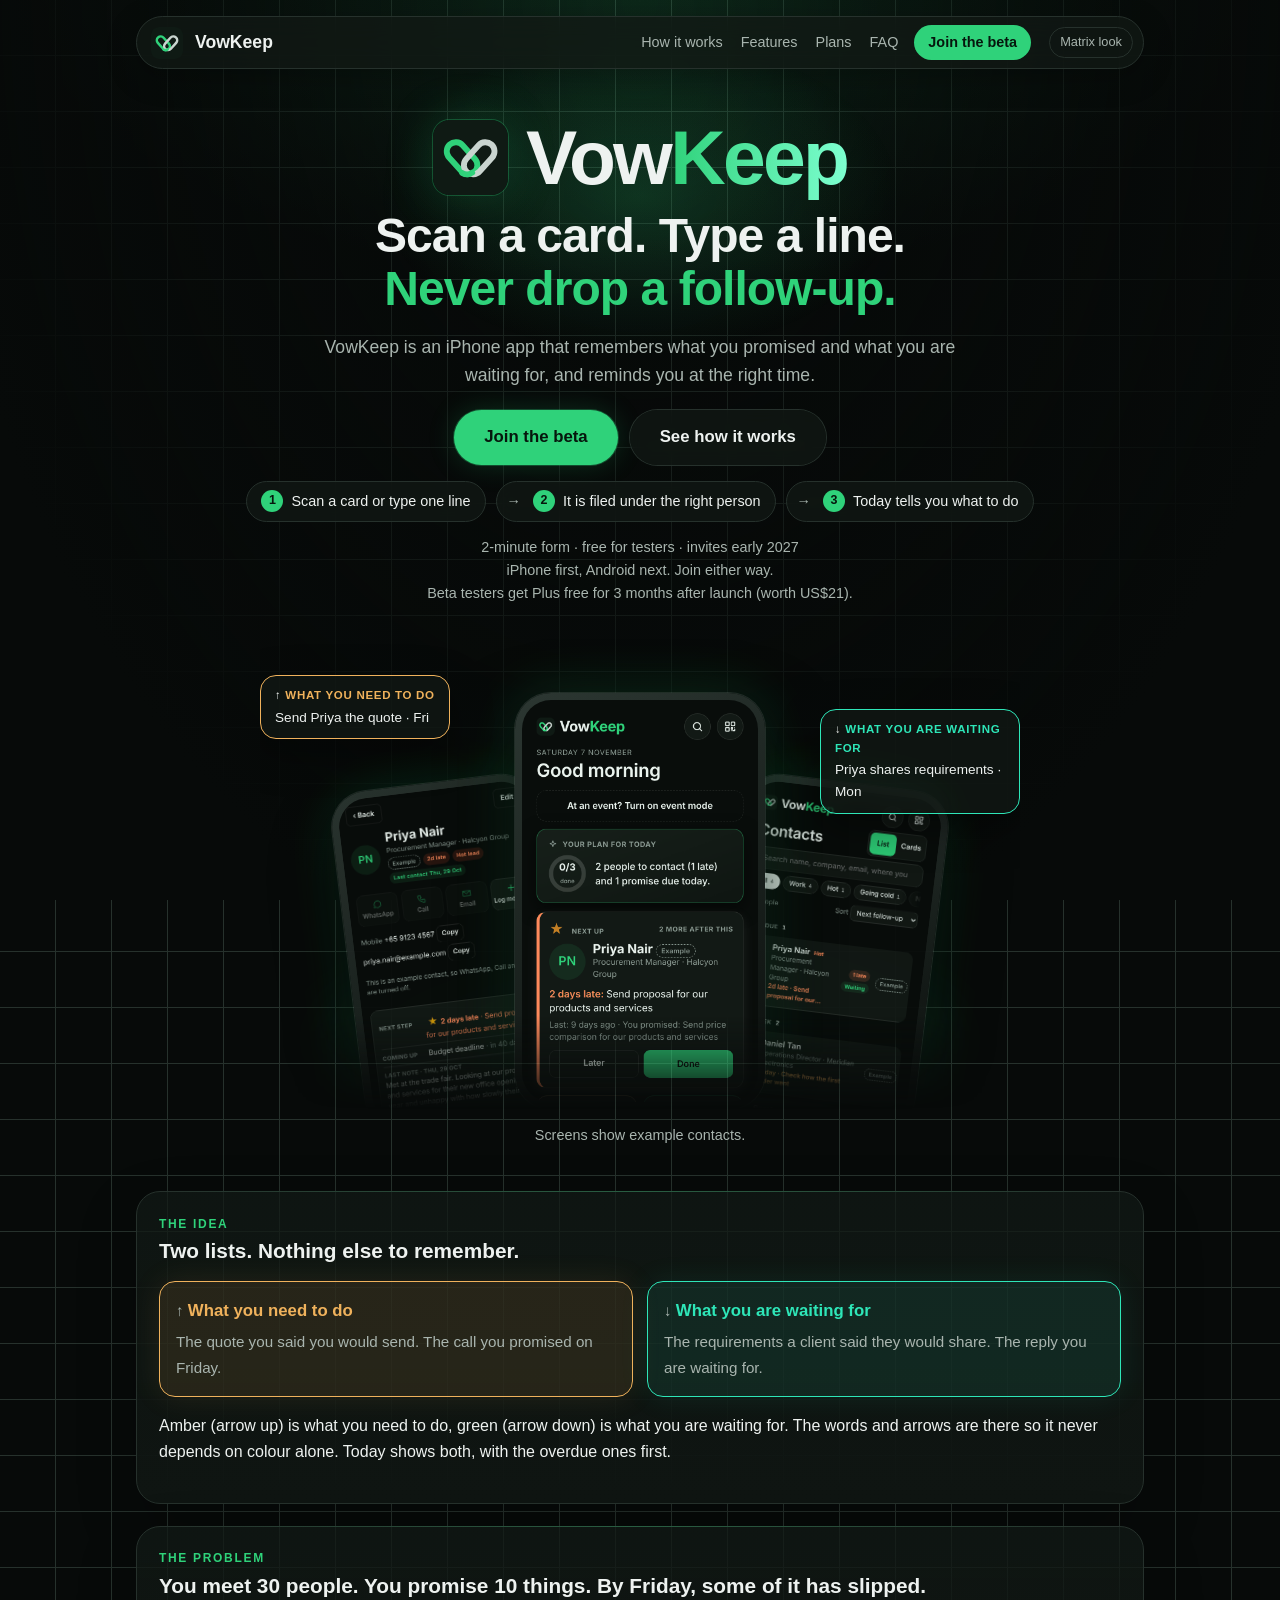
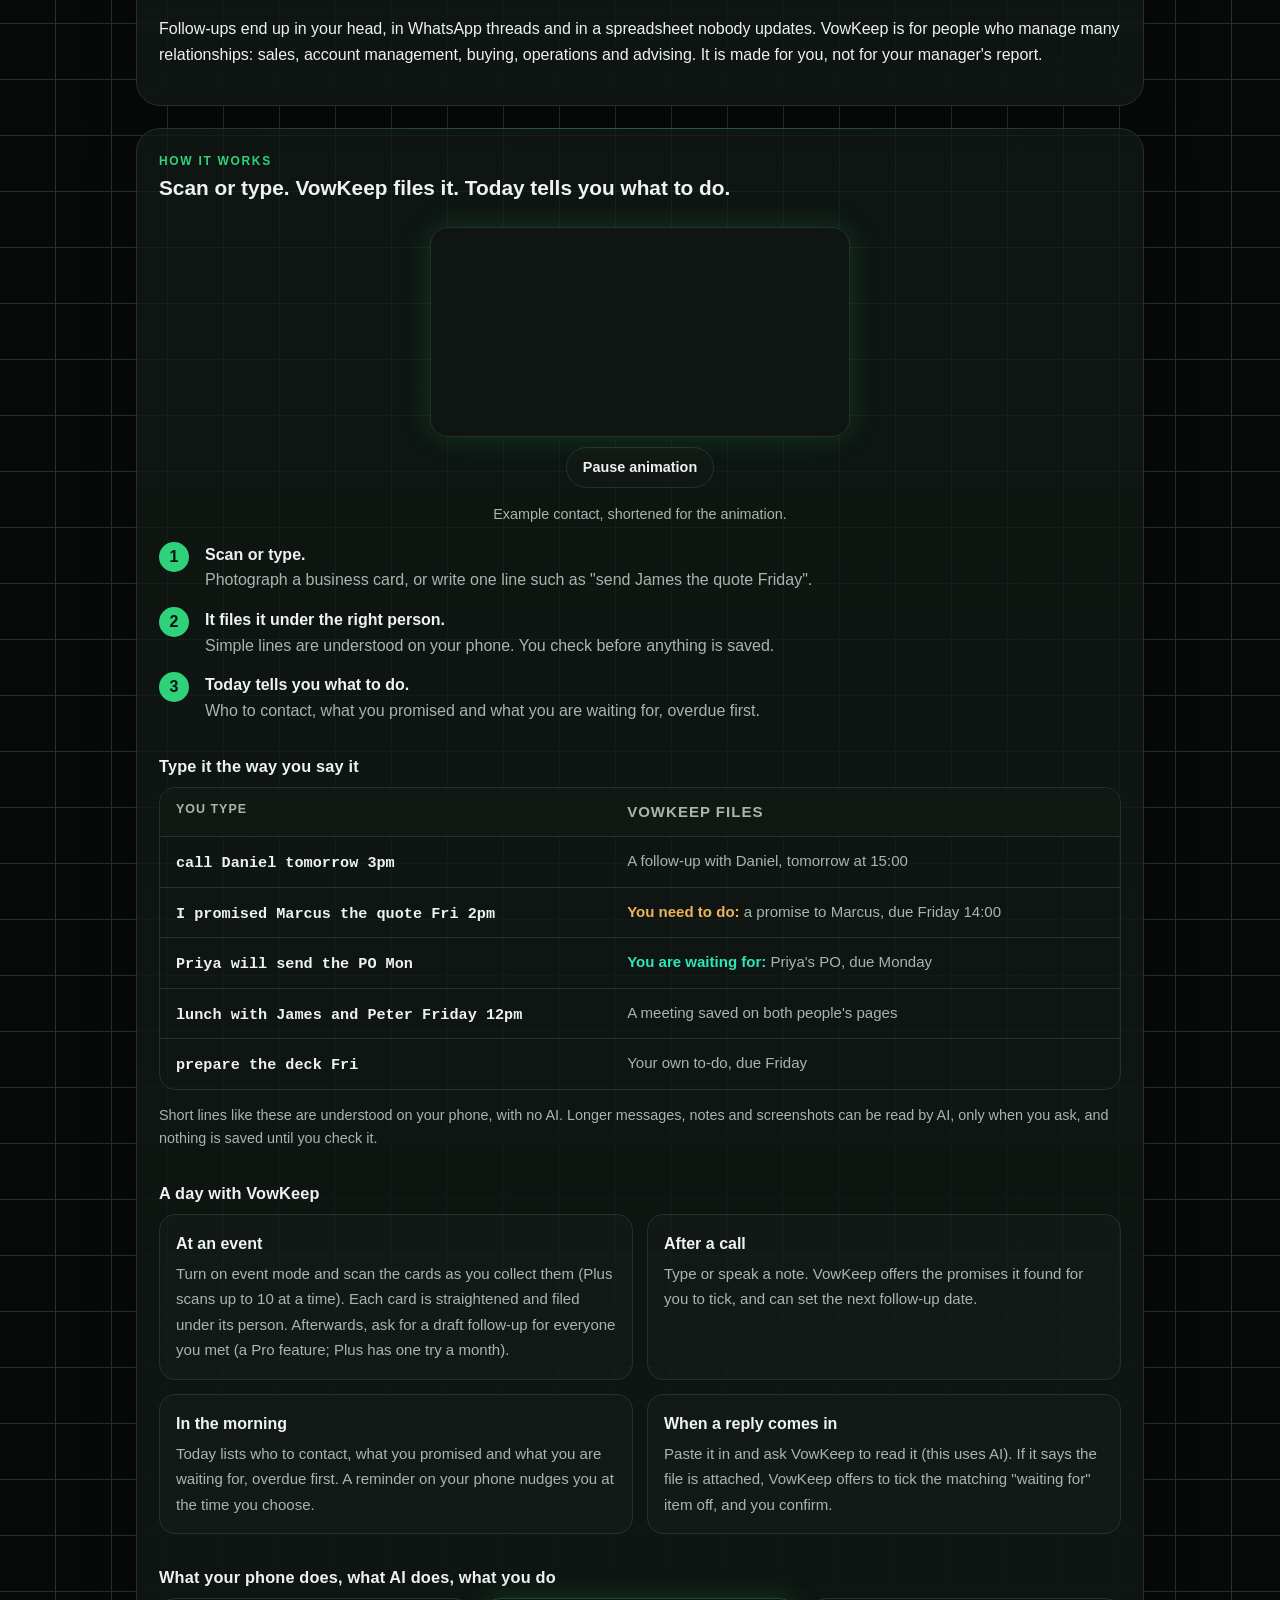
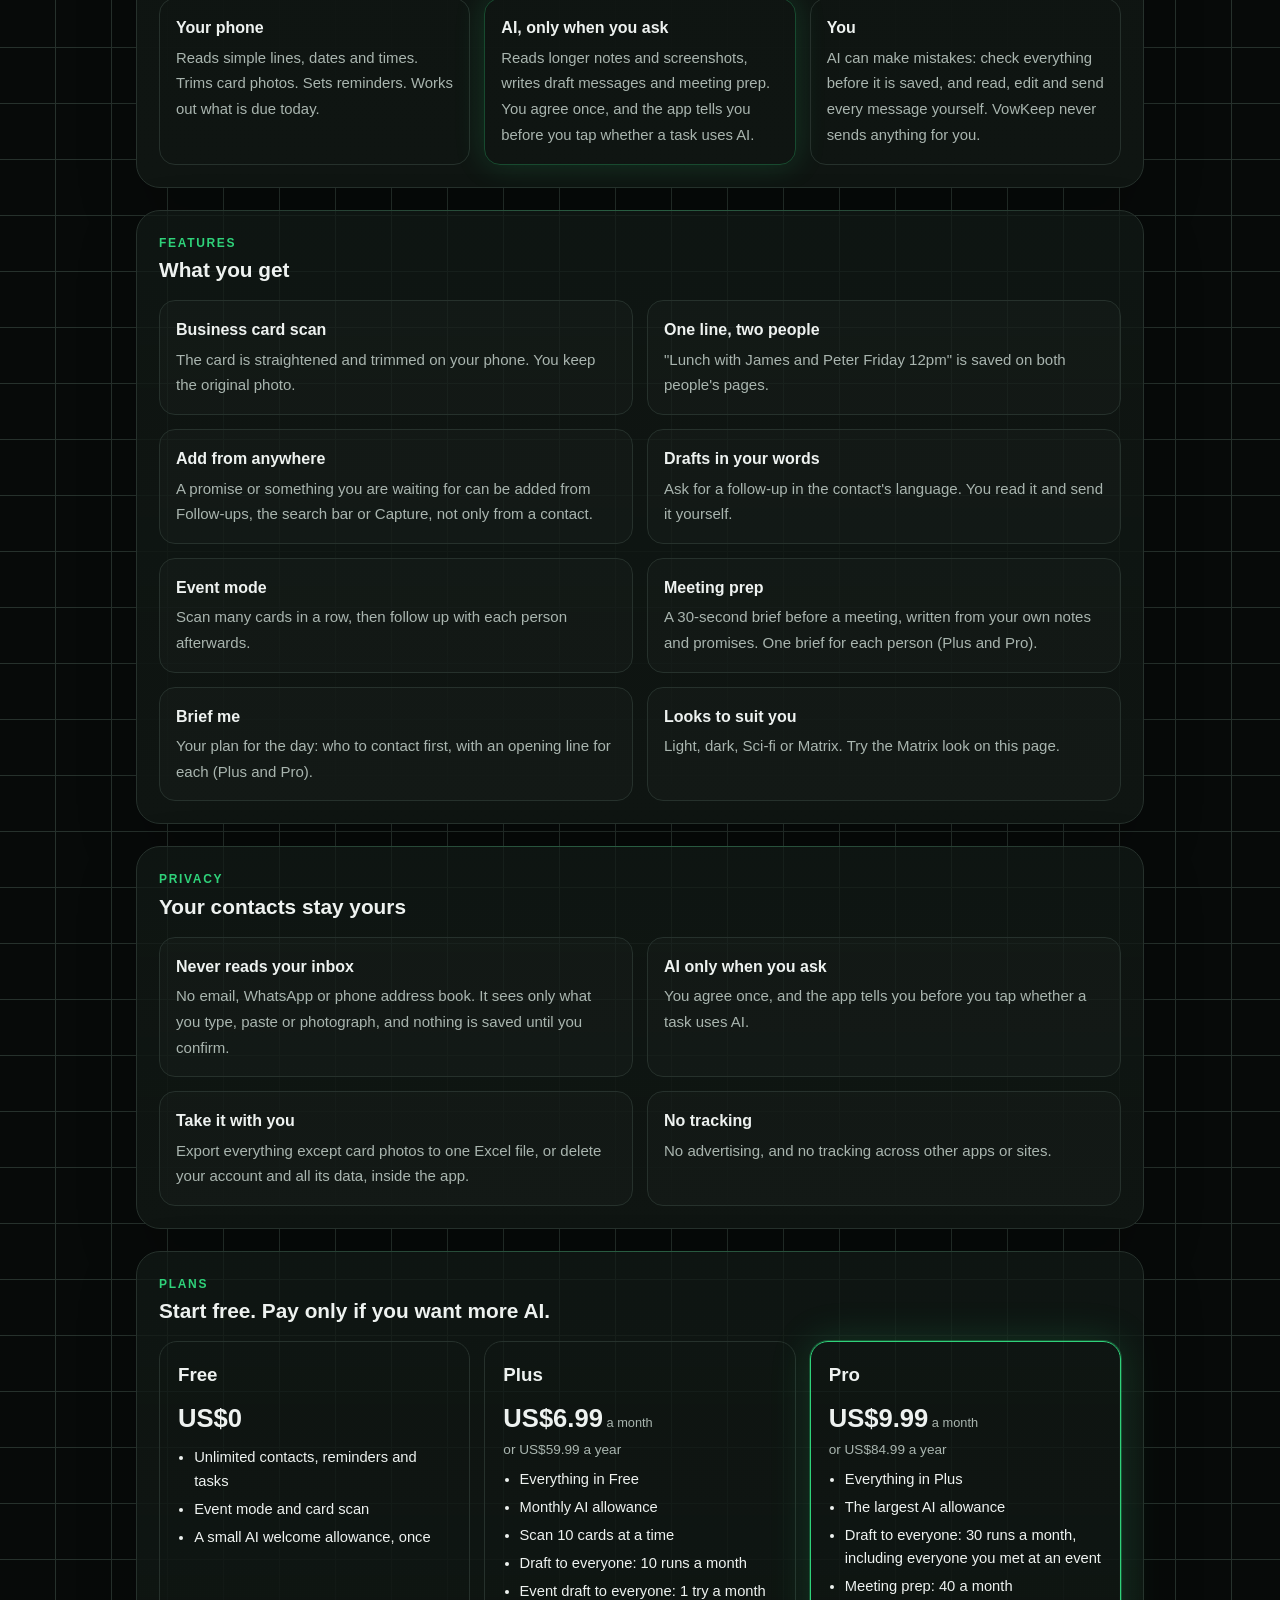
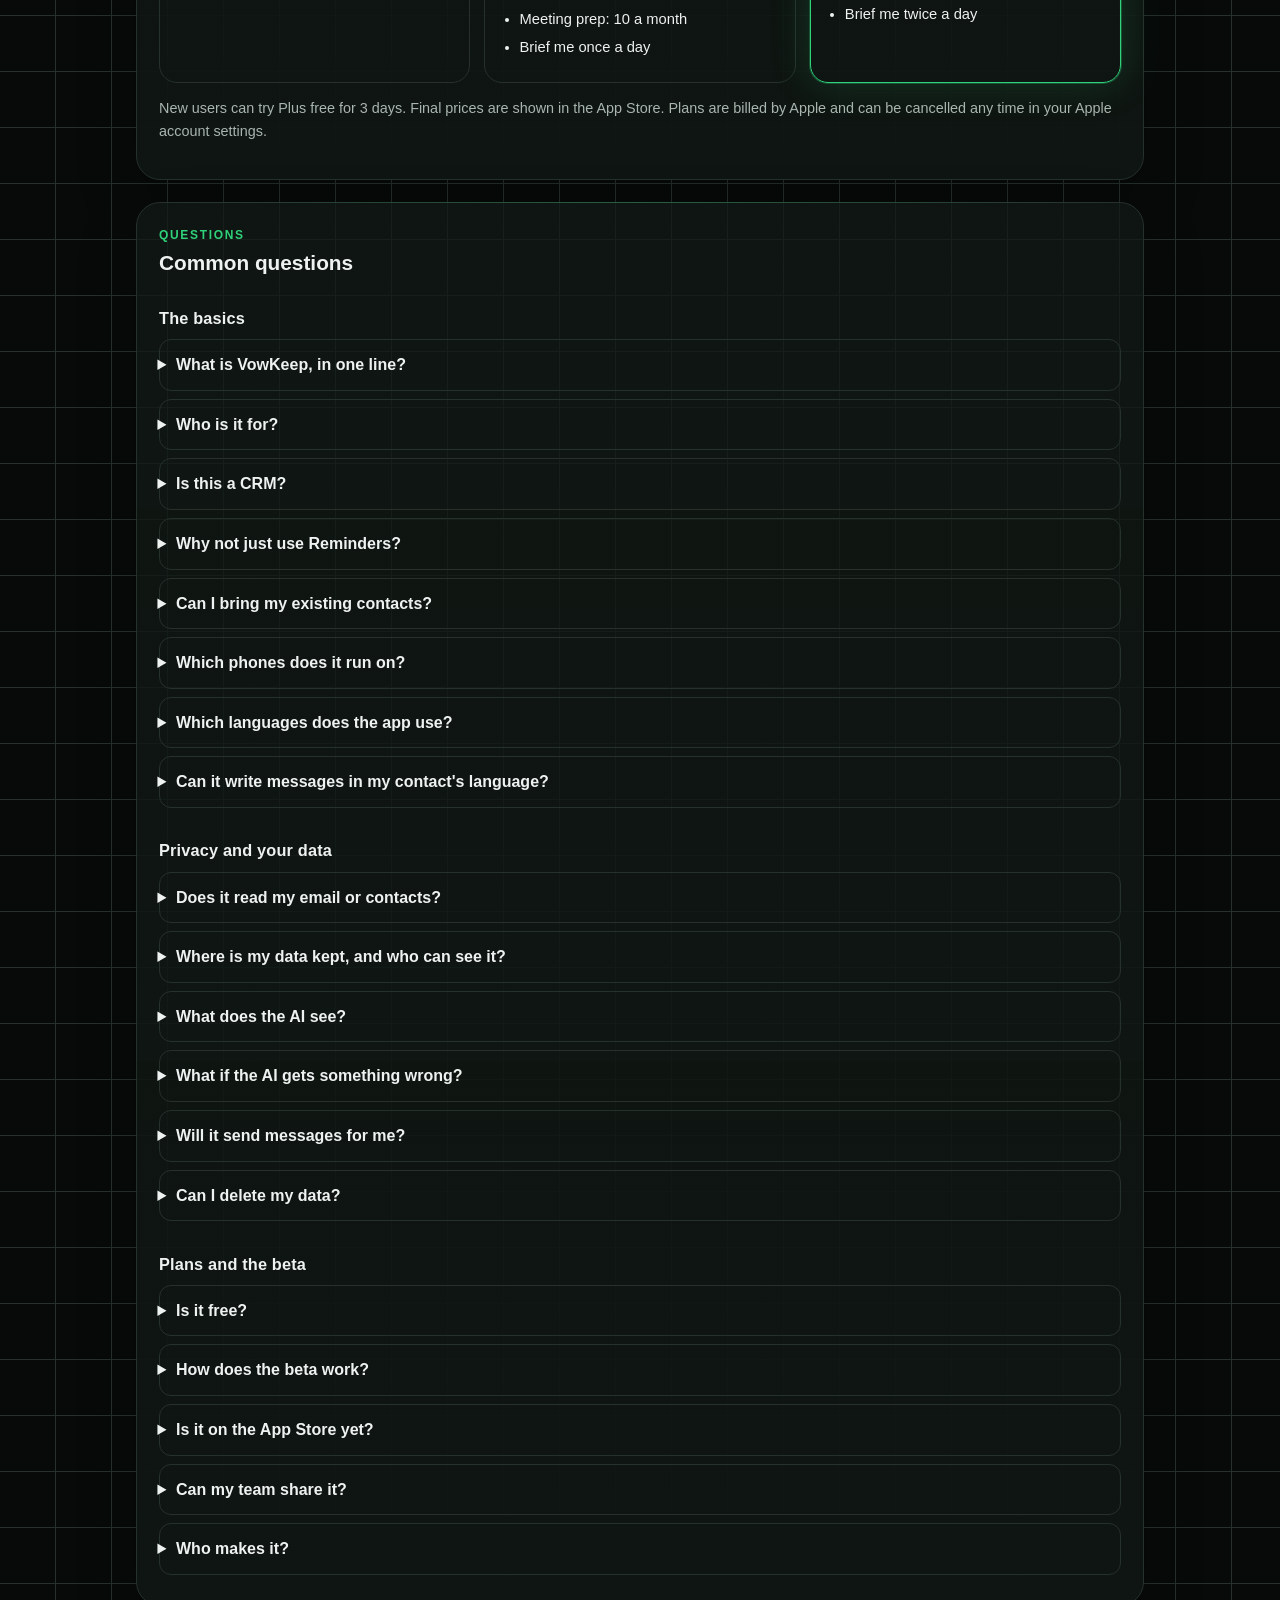
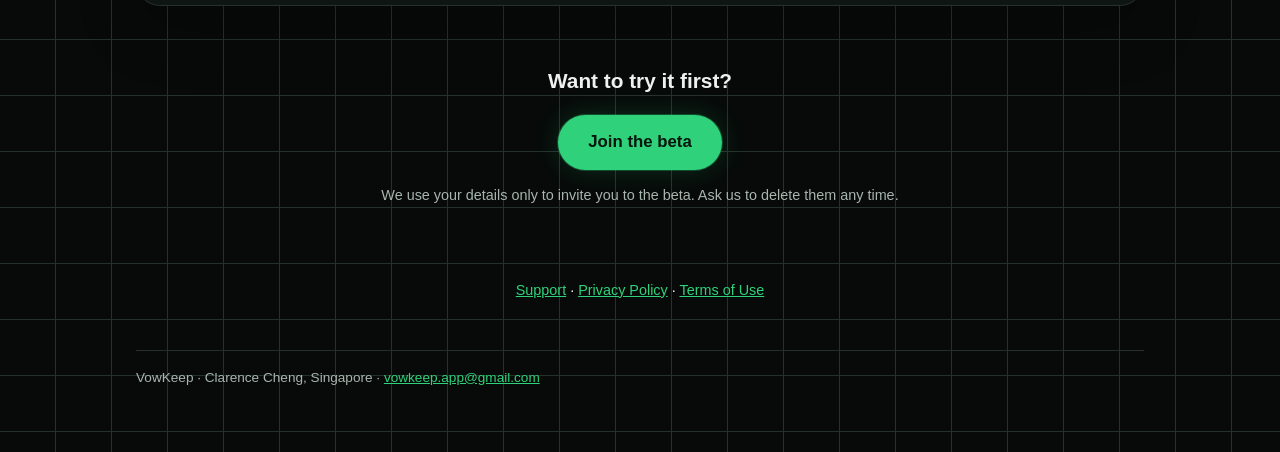
<file: index.html>
<!doctype html><html lang="en"><head><meta charset="utf-8"><meta name="viewport" content="width=device-width, initial-scale=1"><meta name="description" content="VowKeep keeps one list of what you need to do for people and what you are waiting for from them. Scan a business card or type one line; it does the remembering."><meta name="theme-color" content="#0b0f0d"><link rel="icon" href="img/favicon.svg" type="image/svg+xml"><meta property="og:title" content="VowKeep: scan a card, type a line, never drop a follow-up"><meta property="og:description" content="VowKeep is an iPhone app that remembers what you promised and what you are waiting for, and reminds you at the right time. Join the beta."><meta name="twitter:title" content="VowKeep: scan a card, type a line, never drop a follow-up"><meta name="twitter:description" content="VowKeep is an iPhone app that remembers what you promised and what you are waiting for, and reminds you at the right time. Join the beta."><meta property="og:type" content="website"><meta property="og:site_name" content="VowKeep"><meta property="og:image" content="https://clarencecheng26-sys.github.io/vowkeep-site/img/og.png?v=210"><meta property="og:image:width" content="1200"><meta property="og:image:height" content="627"><meta property="og:image:alt" content="VowKeep: never drop a follow-up or a promise"><meta name="twitter:card" content="summary_large_image"><title>Professional Follow-Up Ledger · VowKeep</title><link rel="stylesheet" href="style.css"></head><body class="home"><main><header><svg viewBox="0 0 512 512" aria-hidden="true"><rect width="512" height="512" rx="112" fill="#0F1A14"/><g transform="translate(256 268)"><rect x="-62" y="-170" width="124" height="250" rx="62" transform="rotate(-42) translate(-38 0)" fill="none" stroke="#2FD27A" stroke-width="40"/><rect x="-62" y="-170" width="124" height="250" rx="62" transform="rotate(42) translate(38 0)" fill="none" stroke="#C9D4CF" stroke-width="40"/><path d="M-14 74 A62 62 0 0 1 -66 30" transform="rotate(-42) translate(-38 0)" fill="none" stroke="#2FD27A" stroke-width="40" stroke-linecap="round"/></g></svg><a href="index.html">VowKeep</a><nav><a href="#h-how">How it works</a><a href="#h-get">Features</a><a href="#h-plans">Plans</a><a href="#h-faq">FAQ</a><a class="navcta" href="https://forms.gle/W3UCwRWU8LSgqYCk6">Join the beta</a><button id="lookbtn" type="button" aria-pressed="false">Matrix look</button></nav></header>
<section class="hero">
<div class="brandbig"><svg class="bigmark" viewBox="0 0 512 512" aria-hidden="true"><rect width="512" height="512" rx="112" fill="#0F1A14"/><g transform="translate(256 268)"><rect x="-62" y="-170" width="124" height="250" rx="62" transform="rotate(-42) translate(-38 0)" fill="none" stroke="#2FD27A" stroke-width="40"/><rect x="-62" y="-170" width="124" height="250" rx="62" transform="rotate(42) translate(38 0)" fill="none" stroke="#C9D4CF" stroke-width="40"/><path d="M-14 74 A62 62 0 0 1 -66 30" transform="rotate(-42) translate(-38 0)" fill="none" stroke="#2FD27A" stroke-width="40" stroke-linecap="round"/></g></svg><span>Vow<b>Keep</b></span></div>
<h1>Scan a card. Type a line.<br><span class="hl">Never drop a follow-up.</span></h1>
<p class="lead">VowKeep is an iPhone app that remembers what you promised and what you are waiting for, and reminds you at the right time.</p>
<p class="cta"><a class="btn" href="https://forms.gle/W3UCwRWU8LSgqYCk6">Join the beta</a><a class="btn ghost" href="#h-how">See how it works</a></p>
<ol class="flow" aria-label="How it works in three steps"><li><b>1</b> Scan a card or type one line</li><li><b>2</b> It is filed under the right person</li><li><b>3</b> Today tells you what to do</li></ol>
<p class="note">2-minute form · free for testers · invites early 2027<br>iPhone first, Android next. Join either way.<br>Beta testers get Plus free for 3 months after launch (worth US$21).</p>
<div class="stage">
<figure class="phone p-l"><img src="img/contact.png?v=209" width="390" height="665" alt="A contact page showing what you promised and what you are waiting on" loading="eager"></figure>
<figure class="phone p-r"><img src="img/contacts.png?v=209" width="390" height="665" alt="The Contacts list showing who is overdue and who you are waiting on" loading="eager"></figure>
<figure class="phone p-c"><img src="img/today.png?v=209" width="390" height="665" alt="The Today screen: your plan for the day and the next person to follow up with" loading="eager"></figure>
<div class="floaty owe"><b><span aria-hidden="true">↑ </span>What you need to do</b><span>Send Priya the quote · Fri</span></div>
<div class="floaty owed"><b><span aria-hidden="true">↓ </span>What you are waiting for</b><span>Priya shares requirements · Mon</span></div>
</div>
<p class="note">Screens show example contacts.</p>
</section>

<section class="owe" aria-labelledby="h-owe">
<p class="eyebrow">The idea</p>
<h2 id="h-owe">Two lists. Nothing else to remember.</h2>
<div class="two">
<div class="box amber"><b><span aria-hidden="true">↑ </span>What you need to do</b><span>The quote you said you would send. The call you promised on Friday.</span></div>
<div class="box green"><b><span aria-hidden="true">↓ </span>What you are waiting for</b><span>The requirements a client said they would share. The reply you are waiting for.</span></div>
</div>
<p>Amber (arrow up) is what you need to do, green (arrow down) is what you are waiting for. The words and arrows are there so it never depends on colour alone. Today shows both, with the overdue ones first.</p>
</section>

<section aria-labelledby="h-prob">
<p class="eyebrow">The problem</p>
<h2 id="h-prob">You meet 30 people. You promise 10 things. By Friday, some of it has slipped.</h2>
<p>Follow-ups end up in your head, in WhatsApp threads and in a spreadsheet nobody updates. VowKeep is for people who manage many relationships: sales, account management, buying, operations and advising. It is made for you, not for your manager's report.</p>
</section>

<section aria-labelledby="h-how">
<p class="eyebrow">How it works</p>
<h2 id="h-how">Scan or type. VowKeep files it. Today tells you what to do.</h2>
<div class="demo">
<div class="dscreen" role="img" aria-label="Animated example: a business card is scanned, one line is typed, and Today shows what you need to do and what you are waiting for.">
<div class="scene s1"><div class="bcard"><span class="bn">Priya Nair</span><span class="bt">Procurement Manager</span><span class="bc">Halcyon Group</span><i class="scan"></i></div><p class="dcap"><b>1</b> Scan a card</p></div>
<div class="scene s2"><div class="typed"><span>send Priya the quote Friday</span></div><div class="saved">Saved under <b>Priya Nair</b> · due Fri</div><p class="dcap"><b>2</b> Or type one line</p></div>
<div class="scene s3"><div class="trow owe"><b><span aria-hidden="true">↑ </span>What you need to do</b> Send Priya the quote <em>Fri</em></div><div class="trow owed"><b><span aria-hidden="true">↓ </span>What you are waiting for</b> Priya shares requirements <em>Mon</em></div><p class="dcap"><b>3</b> Today tells you what to do</p></div>
</div>
<button type="button" class="democtl" id="democtl" aria-pressed="false">Pause animation</button>
<p class="note">Example contact, shortened for the animation.</p>
</div>
<ol class="steps">
<li><b>Scan or type.</b><span>Photograph a business card, or write one line such as "send James the quote Friday".</span></li>
<li><b>It files it under the right person.</b><span>Simple lines are understood on your phone. You check before anything is saved.</span></li>
<li><b>Today tells you what to do.</b><span>Who to contact, what you promised and what you are waiting for, overdue first.</span></li>
</ol>

<h3 class="sub">Type it the way you say it</h3>
<div class="try" role="table" aria-label="Examples of lines you can type and what VowKeep does with them">
<div class="tr th" role="row"><span role="columnheader">You type</span><span role="columnheader">VowKeep files</span></div>
<div class="tr" role="row"><span role="cell"><q>call Daniel tomorrow 3pm</q></span><span role="cell">A follow-up with Daniel, tomorrow at 15:00</span></div>
<div class="tr" role="row"><span role="cell"><q>I promised Marcus the quote Fri 2pm</q></span><span role="cell"><b class="k-owe">You need to do:</b> a promise to Marcus, due Friday 14:00</span></div>
<div class="tr" role="row"><span role="cell"><q>Priya will send the PO Mon</q></span><span role="cell"><b class="k-owed">You are waiting for:</b> Priya's PO, due Monday</span></div>
<div class="tr" role="row"><span role="cell"><q>lunch with James and Peter Friday 12pm</q></span><span role="cell">A meeting saved on both people's pages</span></div>
<div class="tr" role="row"><span role="cell"><q>prepare the deck Fri</q></span><span role="cell">Your own to-do, due Friday</span></div>
</div>
<p class="note">Short lines like these are understood on your phone, with no AI. Longer messages, notes and screenshots can be read by AI, only when you ask, and nothing is saved until you check it.</p>

<h3 class="sub">A day with VowKeep</h3>
<div class="grid day">
<div class="item"><b>At an event</b><span>Turn on event mode and scan the cards as you collect them (Plus scans up to 10 at a time). Each card is straightened and filed under its person. Afterwards, ask for a draft follow-up for everyone you met (a Pro feature; Plus has one try a month).</span></div>
<div class="item"><b>After a call</b><span>Type or speak a note. VowKeep offers the promises it found for you to tick, and can set the next follow-up date.</span></div>
<div class="item"><b>In the morning</b><span>Today lists who to contact, what you promised and what you are waiting for, overdue first. A reminder on your phone nudges you at the time you choose.</span></div>
<div class="item"><b>When a reply comes in</b><span>Paste it in and ask VowKeep to read it (this uses AI). If it says the file is attached, VowKeep offers to tick the matching "waiting for" item off, and you confirm.</span></div>
</div>

<h3 class="sub">What your phone does, what AI does, what you do</h3>
<div class="split">
<div class="col"><b>Your phone</b><span>Reads simple lines, dates and times. Trims card photos. Sets reminders. Works out what is due today.</span></div>
<div class="col"><b>AI, only when you ask</b><span>Reads longer notes and screenshots, writes draft messages and meeting prep. You agree once, and the app tells you before you tap whether a task uses AI.</span></div>
<div class="col"><b>You</b><span>AI can make mistakes: check everything before it is saved, and read, edit and send every message yourself. VowKeep never sends anything for you.</span></div>
</div>
</section>

<section aria-labelledby="h-get">
<p class="eyebrow">Features</p>
<h2 id="h-get">What you get</h2>
<div class="grid">
<div class="item"><b>Business card scan</b><span>The card is straightened and trimmed on your phone. You keep the original photo.</span></div>
<div class="item"><b>One line, two people</b><span>"Lunch with James and Peter Friday 12pm" is saved on both people's pages.</span></div>
<div class="item"><b>Add from anywhere</b><span>A promise or something you are waiting for can be added from Follow-ups, the search bar or Capture, not only from a contact.</span></div>
<div class="item"><b>Drafts in your words</b><span>Ask for a follow-up in the contact's language. You read it and send it yourself.</span></div>
<div class="item"><b>Event mode</b><span>Scan many cards in a row, then follow up with each person afterwards.</span></div>
<div class="item"><b>Meeting prep</b><span>A 30-second brief before a meeting, written from your own notes and promises. One brief for each person (Plus and Pro).</span></div>
<div class="item"><b>Brief me</b><span>Your plan for the day: who to contact first, with an opening line for each (Plus and Pro).</span></div>
<div class="item"><b>Looks to suit you</b><span>Light, dark, Sci-fi or Matrix. Try the Matrix look on this page.</span></div>
</div>
</section>

<section aria-labelledby="h-priv">
<p class="eyebrow">Privacy</p>
<h2 id="h-priv">Your contacts stay yours</h2>
<div class="grid">
<div class="item"><b>Never reads your inbox</b><span>No email, WhatsApp or phone address book. It sees only what you type, paste or photograph, and nothing is saved until you confirm.</span></div>
<div class="item"><b>AI only when you ask</b><span>You agree once, and the app tells you before you tap whether a task uses AI.</span></div>
<div class="item"><b>Take it with you</b><span>Export everything except card photos to one Excel file, or delete your account and all its data, inside the app.</span></div>
<div class="item"><b>No tracking</b><span>No advertising, and no tracking across other apps or sites.</span></div>
</div>
</section>

<section aria-labelledby="h-plans">
<p class="eyebrow">Plans</p>
<h2 id="h-plans">Start free. Pay only if you want more AI.</h2>
<div class="plans">
<div class="plan"><h3>Free</h3><p class="price">US$0</p><ul><li>Unlimited contacts, reminders and tasks</li><li>Event mode and card scan</li><li>A small AI welcome allowance, once</li></ul></div>
<div class="plan"><h3>Plus</h3><p class="price">US$6.99<small> a month</small></p><p class="alt">or US$59.99 a year</p><ul><li>Everything in Free</li><li>Monthly AI allowance</li><li>Scan 10 cards at a time</li><li>Draft to everyone: 10 runs a month</li><li>Event draft to everyone: 1 try a month</li><li>Meeting prep: 10 a month</li><li>Brief me once a day</li></ul></div>
<div class="plan best"><h3>Pro</h3><p class="price">US$9.99<small> a month</small></p><p class="alt">or US$84.99 a year</p><ul><li>Everything in Plus</li><li>The largest AI allowance</li><li>Draft to everyone: 30 runs a month, including everyone you met at an event</li><li>Meeting prep: 40 a month</li><li>Brief me twice a day</li></ul></div>
</div>
<p class="note">New users can try Plus free for 3 days. Final prices are shown in the App Store. Plans are billed by Apple and can be cancelled any time in your Apple account settings.</p>
</section>

<section aria-labelledby="h-faq">
<p class="eyebrow">Questions</p>
<h2 id="h-faq">Common questions</h2>
<h3 class="sub">The basics</h3>
<details><summary>What is VowKeep, in one line?</summary><p>A mobile app that keeps your follow-ups and promises in one list, and reminds you at the right time.</p></details>
<details><summary>Who is it for?</summary><p>Anyone who manages many relationships: sales, account management, buying, operations and advising. If you often think "what did I promise them?", it is for you.</p></details>
<details><summary>Is this a CRM?</summary><p>No. A CRM is built so your manager can see your pipeline. VowKeep is for you, so you do not drop things.</p></details>
<details><summary>Why not just use Reminders?</summary><p>Reminders does not know who a promise is to, cannot scan a business card, and cannot tell what you need to do from what you are waiting for.</p></details>
<details><summary>Can I bring my existing contacts?</summary><p>Yes. Import an Excel, CSV or vCard file, or choose contacts from your phone yourself (it never reads your address book in the background). You can export your data to Excel at any time.</p></details>
<details><summary>Which phones does it run on?</summary><p>iPhone first. Android comes later: the sign-up form asks which phone you use so we know how many people want it.</p></details>
<details><summary>Which languages does the app use?</summary><p>Nine languages: English, Chinese (simplified and traditional), Malay, Indonesian, Thai, Vietnamese, Japanese and Korean. The eight besides English are machine-translated and marked Beta while we improve them; tell us what to fix. You choose the app language in Me, then Languages.</p></details>
<details><summary>Can it write messages in my contact's language?</summary><p>Yes, when you choose it. By default the AI writes in the language of your notes. To write to someone in another language, pick that language once in the draft screen and VowKeep remembers it for that contact. It does not guess anyone's language.</p></details>
<h3 class="sub">Privacy and your data</h3>
<details><summary>Does it read my email or contacts?</summary><p>No. It only sees what you choose to type, paste or photograph.</p></details>
<details><summary>Where is my data kept, and who can see it?</summary><p>In your account, on servers in Singapore, encrypted. Each account can read only its own data. We never sell or share your contacts. The Privacy Policy lists every provider we use.</p></details>
<details><summary>What does the AI see?</summary><p>Only what you choose to send, only when you ask, and only after you agree once in the app. Simple lines are understood on your phone and are never sent. The Privacy Policy lists exactly what each feature sends.</p></details>
<details><summary>What if the AI gets something wrong?</summary><p>It can. AI can make mistakes, so VowKeep reminds you on the screens that show AI-written text. You read and edit every draft before you send it, and you check names, dates and promises before anything is saved. Nothing is saved until you tap Save, and VowKeep never sends a message for you.</p></details>
<details><summary>Will it send messages for me?</summary><p>No. You read every draft and send it yourself, from WhatsApp, email or wherever you choose.</p></details>
<details><summary>Can I delete my data?</summary><p>Yes, inside the app. Export your data first: one Excel file with your contacts, notes, promises, to-dos and your card (card photos are not in it). Then delete single items, or delete your account and all its data.</p></details>
<h3 class="sub">Plans and the beta</h3>
<details><summary>Is it free?</summary><p>Contacts, reminders and tasks are free, with a small welcome allowance of AI. Plus and Pro add more AI each month. New users can try Plus free for 3 days.</p></details>
<details><summary>How does the beta work?</summary><p>About 8 people test it on their iPhones for 4 weeks. Beta testers get Plus free for 3 months after launch. Join with the form and we will email you whether there is a place.</p></details>
<details><summary>Is it on the App Store yet?</summary><p>Not yet. We are inviting a small group to test first. Join the beta and we will email you.</p></details>
<details><summary>Can my team share it?</summary><p>VowKeep is for one person per account. Team sharing is not part of the first version.</p></details>
<details><summary>Who makes it?</summary><p>VowKeep is made by Clarence Cheng in Singapore. Questions: <a href="mailto:vowkeep.app@gmail.com">vowkeep.app@gmail.com</a>.</p></details>
</section>

<section class="closing" aria-labelledby="h-join">
<h2 id="h-join">Want to try it first?</h2>
<p class="cta"><a class="btn" href="https://forms.gle/W3UCwRWU8LSgqYCk6">Join the beta</a></p>
<p class="note">We use your details only to invite you to the beta. Ask us to delete them any time.</p>
</section>

<p class="links"><a href="support.html">Support</a> · <a href="privacy.html">Privacy Policy</a> · <a href="terms.html">Terms of Use</a></p>
<a class="sticky" href="https://forms.gle/W3UCwRWU8LSgqYCk6">Join the beta</a>
<footer>VowKeep · Clarence Cheng, Singapore · <a href="mailto:vowkeep.app@gmail.com">vowkeep.app@gmail.com</a></footer></main><script>(function () {
  var r = document.documentElement; r.classList.add('js');
  try { if (localStorage.getItem('vk.look') === 'matrix') r.setAttribute('data-look', 'matrix'); } catch (e) {}
  var b = document.getElementById('lookbtn');
  function sync() { if (b) b.setAttribute('aria-pressed', r.getAttribute('data-look') === 'matrix' ? 'true' : 'false'); }
  sync();
  if (b) b.addEventListener('click', function () {
    var m = r.getAttribute('data-look') === 'matrix';
    if (m) r.removeAttribute('data-look'); else r.setAttribute('data-look', 'matrix');
    try { localStorage.setItem('vk.look', m ? '' : 'matrix'); } catch (e) {}
    sync();
  });
  var s = document.querySelectorAll('main > section:not(.hero)');
  s.forEach(function (x) { x.classList.add('rv'); });
  if ('IntersectionObserver' in window) {
    var o = new IntersectionObserver(function (es) { es.forEach(function (e) { if (e.isIntersecting) { e.target.classList.add('in'); o.unobserve(e.target); } }); }, { threshold: 0.08 });
    s.forEach(function (x) { o.observe(x); });
  } else { s.forEach(function (x) { x.classList.add('in'); }); }
  /* the demo: plays by default; with "Reduce Motion" on, it starts as a still picture and the visitor can press Play */
  var demo = document.querySelector('.demo'), ctl = document.getElementById('democtl');
  if (demo && ctl) {
    var reduce = false; try { reduce = !!(window.matchMedia && window.matchMedia('(prefers-reduced-motion: reduce)').matches); } catch (e) {}
    function label() { var still = demo.classList.contains('still'), paused = demo.classList.contains('paused'); ctl.textContent = still ? 'Play animation' : paused ? 'Play animation' : 'Pause animation'; ctl.setAttribute('aria-pressed', still || paused ? 'true' : 'false'); }
    if (reduce) demo.classList.add('still');
    label();
    ctl.addEventListener('click', function () {
      if (demo.classList.contains('still')) { demo.classList.remove('still'); demo.classList.remove('paused'); }
      else demo.classList.toggle('paused');
      label();
    });
  }
})();
</script></body></html>
</file>
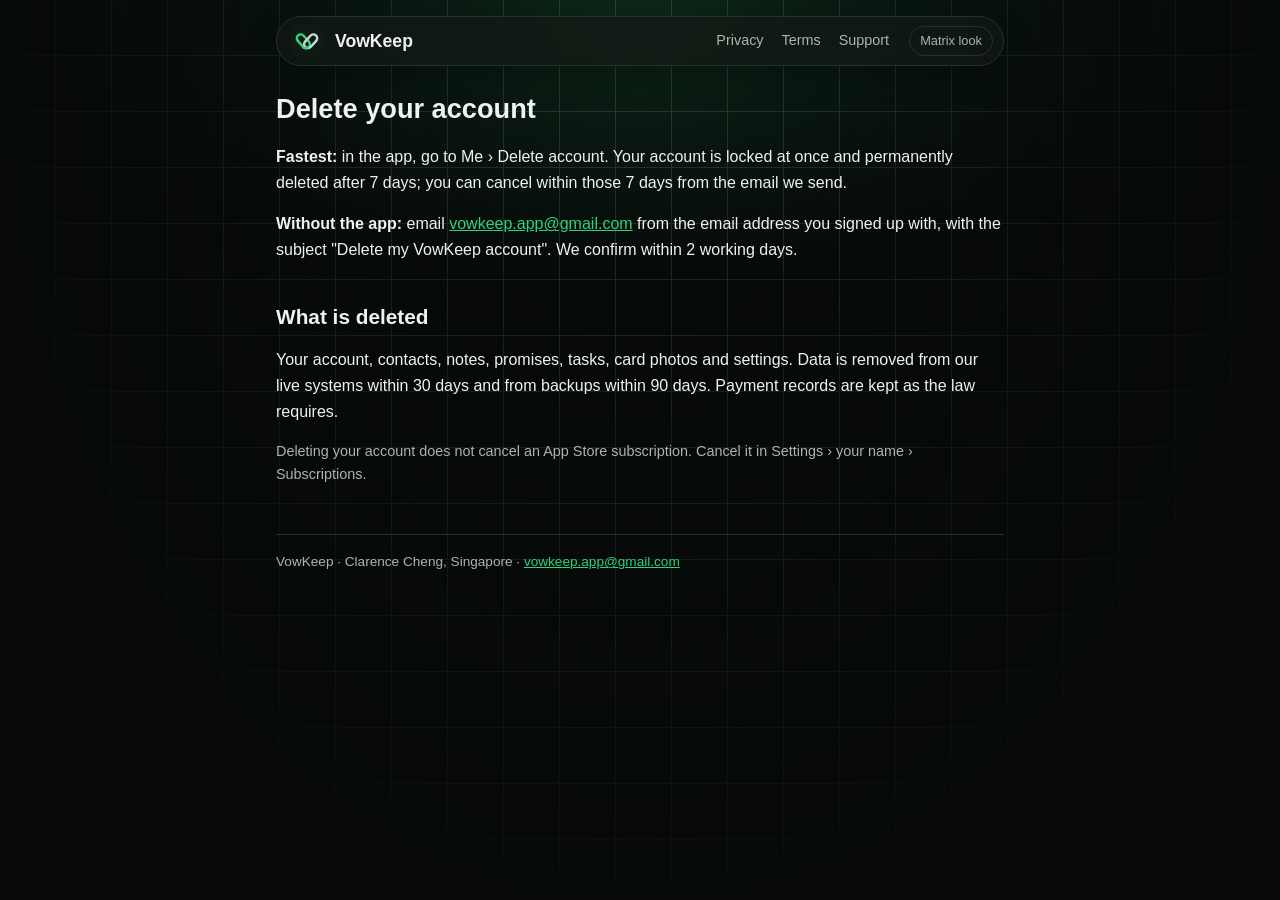
<file: delete-account.html>
<!doctype html><html lang="en"><head><meta charset="utf-8"><meta name="viewport" content="width=device-width, initial-scale=1"><meta name="description" content="VowKeep keeps one list of what you need to do for people and what you are waiting for from them. Scan a business card or type one line; it does the remembering."><meta name="theme-color" content="#0b0f0d"><link rel="icon" href="img/favicon.svg" type="image/svg+xml"><meta property="og:title" content="VowKeep: scan a card, type a line, never drop a follow-up"><meta property="og:description" content="VowKeep is an iPhone app that remembers what you promised and what you are waiting for, and reminds you at the right time. Join the beta."><meta name="twitter:title" content="VowKeep: scan a card, type a line, never drop a follow-up"><meta name="twitter:description" content="VowKeep is an iPhone app that remembers what you promised and what you are waiting for, and reminds you at the right time. Join the beta."><meta property="og:type" content="website"><meta property="og:site_name" content="VowKeep"><meta property="og:image" content="https://clarencecheng26-sys.github.io/vowkeep-site/img/og.png?v=210"><meta property="og:image:width" content="1200"><meta property="og:image:height" content="627"><meta property="og:image:alt" content="VowKeep: never drop a follow-up or a promise"><meta name="twitter:card" content="summary_large_image"><title>Delete your account · VowKeep</title><link rel="stylesheet" href="style.css"></head><body><main><header><svg viewBox="0 0 512 512" aria-hidden="true"><rect width="512" height="512" rx="112" fill="#0F1A14"/><g transform="translate(256 268)"><rect x="-62" y="-170" width="124" height="250" rx="62" transform="rotate(-42) translate(-38 0)" fill="none" stroke="#2FD27A" stroke-width="40"/><rect x="-62" y="-170" width="124" height="250" rx="62" transform="rotate(42) translate(38 0)" fill="none" stroke="#C9D4CF" stroke-width="40"/><path d="M-14 74 A62 62 0 0 1 -66 30" transform="rotate(-42) translate(-38 0)" fill="none" stroke="#2FD27A" stroke-width="40" stroke-linecap="round"/></g></svg><a href="index.html">VowKeep</a><nav><a href="privacy.html">Privacy</a><a href="terms.html">Terms</a><a href="support.html">Support</a><button id="lookbtn" type="button" aria-pressed="false">Matrix look</button></nav></header>
<h1>Delete your account</h1>
<p><b>Fastest:</b> in the app, go to Me › Delete account. Your account is locked at once and permanently deleted after 7 days; you can cancel within those 7 days from the email we send.</p>
<p><b>Without the app:</b> email <a href="mailto:vowkeep.app@gmail.com?subject=Delete%20my%20VowKeep%20account">vowkeep.app@gmail.com</a> from the email address you signed up with, with the subject "Delete my VowKeep account". We confirm within 2 working days.</p>
<h2>What is deleted</h2>
<p>Your account, contacts, notes, promises, tasks, card photos and settings. Data is removed from our live systems within 30 days and from backups within 90 days. Payment records are kept as the law requires.</p>
<p class="note">Deleting your account does not cancel an App Store subscription. Cancel it in Settings › your name › Subscriptions.</p>
<footer>VowKeep · Clarence Cheng, Singapore · <a href="mailto:vowkeep.app@gmail.com">vowkeep.app@gmail.com</a></footer></main><script>(function () {
  var r = document.documentElement; r.classList.add('js');
  try { if (localStorage.getItem('vk.look') === 'matrix') r.setAttribute('data-look', 'matrix'); } catch (e) {}
  var b = document.getElementById('lookbtn');
  function sync() { if (b) b.setAttribute('aria-pressed', r.getAttribute('data-look') === 'matrix' ? 'true' : 'false'); }
  sync();
  if (b) b.addEventListener('click', function () {
    var m = r.getAttribute('data-look') === 'matrix';
    if (m) r.removeAttribute('data-look'); else r.setAttribute('data-look', 'matrix');
    try { localStorage.setItem('vk.look', m ? '' : 'matrix'); } catch (e) {}
    sync();
  });
  var s = document.querySelectorAll('main > section:not(.hero)');
  s.forEach(function (x) { x.classList.add('rv'); });
  if ('IntersectionObserver' in window) {
    var o = new IntersectionObserver(function (es) { es.forEach(function (e) { if (e.isIntersecting) { e.target.classList.add('in'); o.unobserve(e.target); } }); }, { threshold: 0.08 });
    s.forEach(function (x) { o.observe(x); });
  } else { s.forEach(function (x) { x.classList.add('in'); }); }
  /* the demo: plays by default; with "Reduce Motion" on, it starts as a still picture and the visitor can press Play */
  var demo = document.querySelector('.demo'), ctl = document.getElementById('democtl');
  if (demo && ctl) {
    var reduce = false; try { reduce = !!(window.matchMedia && window.matchMedia('(prefers-reduced-motion: reduce)').matches); } catch (e) {}
    function label() { var still = demo.classList.contains('still'), paused = demo.classList.contains('paused'); ctl.textContent = still ? 'Play animation' : paused ? 'Play animation' : 'Pause animation'; ctl.setAttribute('aria-pressed', still || paused ? 'true' : 'false'); }
    if (reduce) demo.classList.add('still');
    label();
    ctl.addEventListener('click', function () {
      if (demo.classList.contains('still')) { demo.classList.remove('still'); demo.classList.remove('paused'); }
      else demo.classList.toggle('paused');
      label();
    });
  }
})();
</script></body></html>
</file>
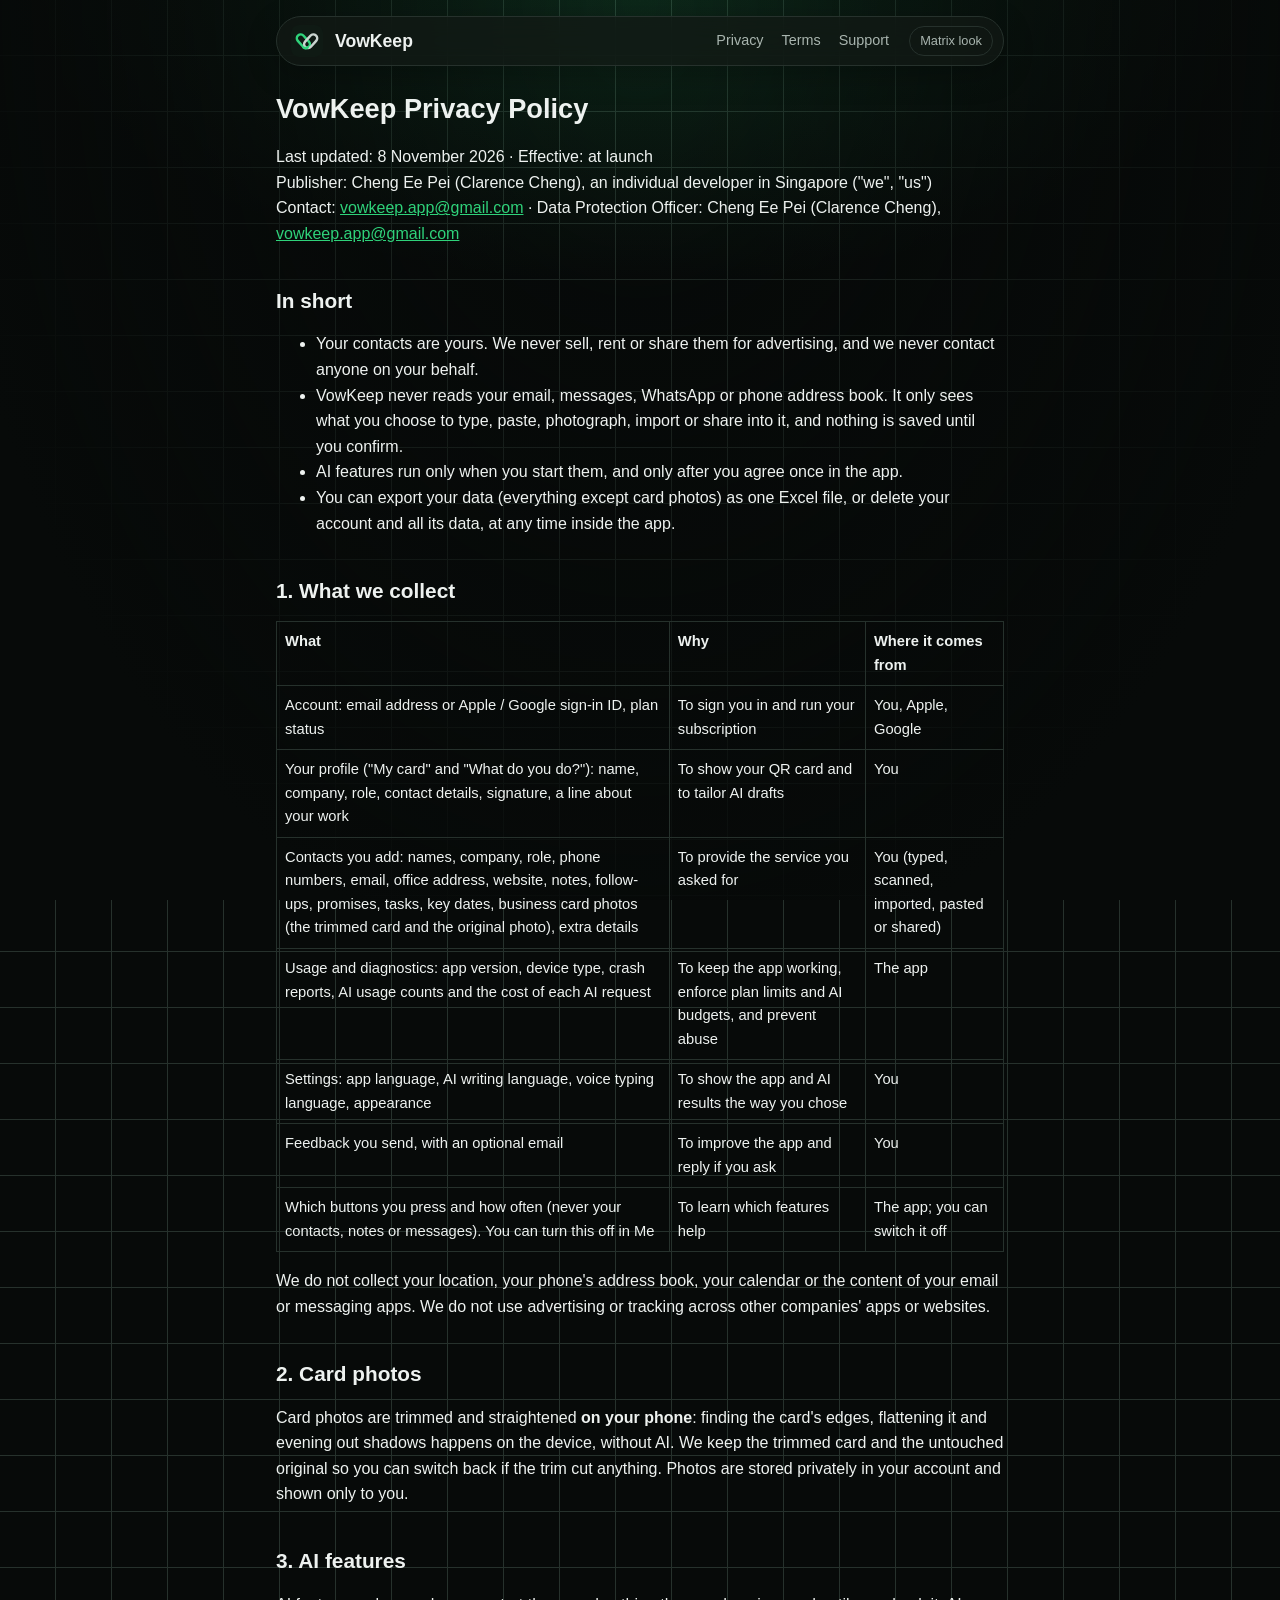
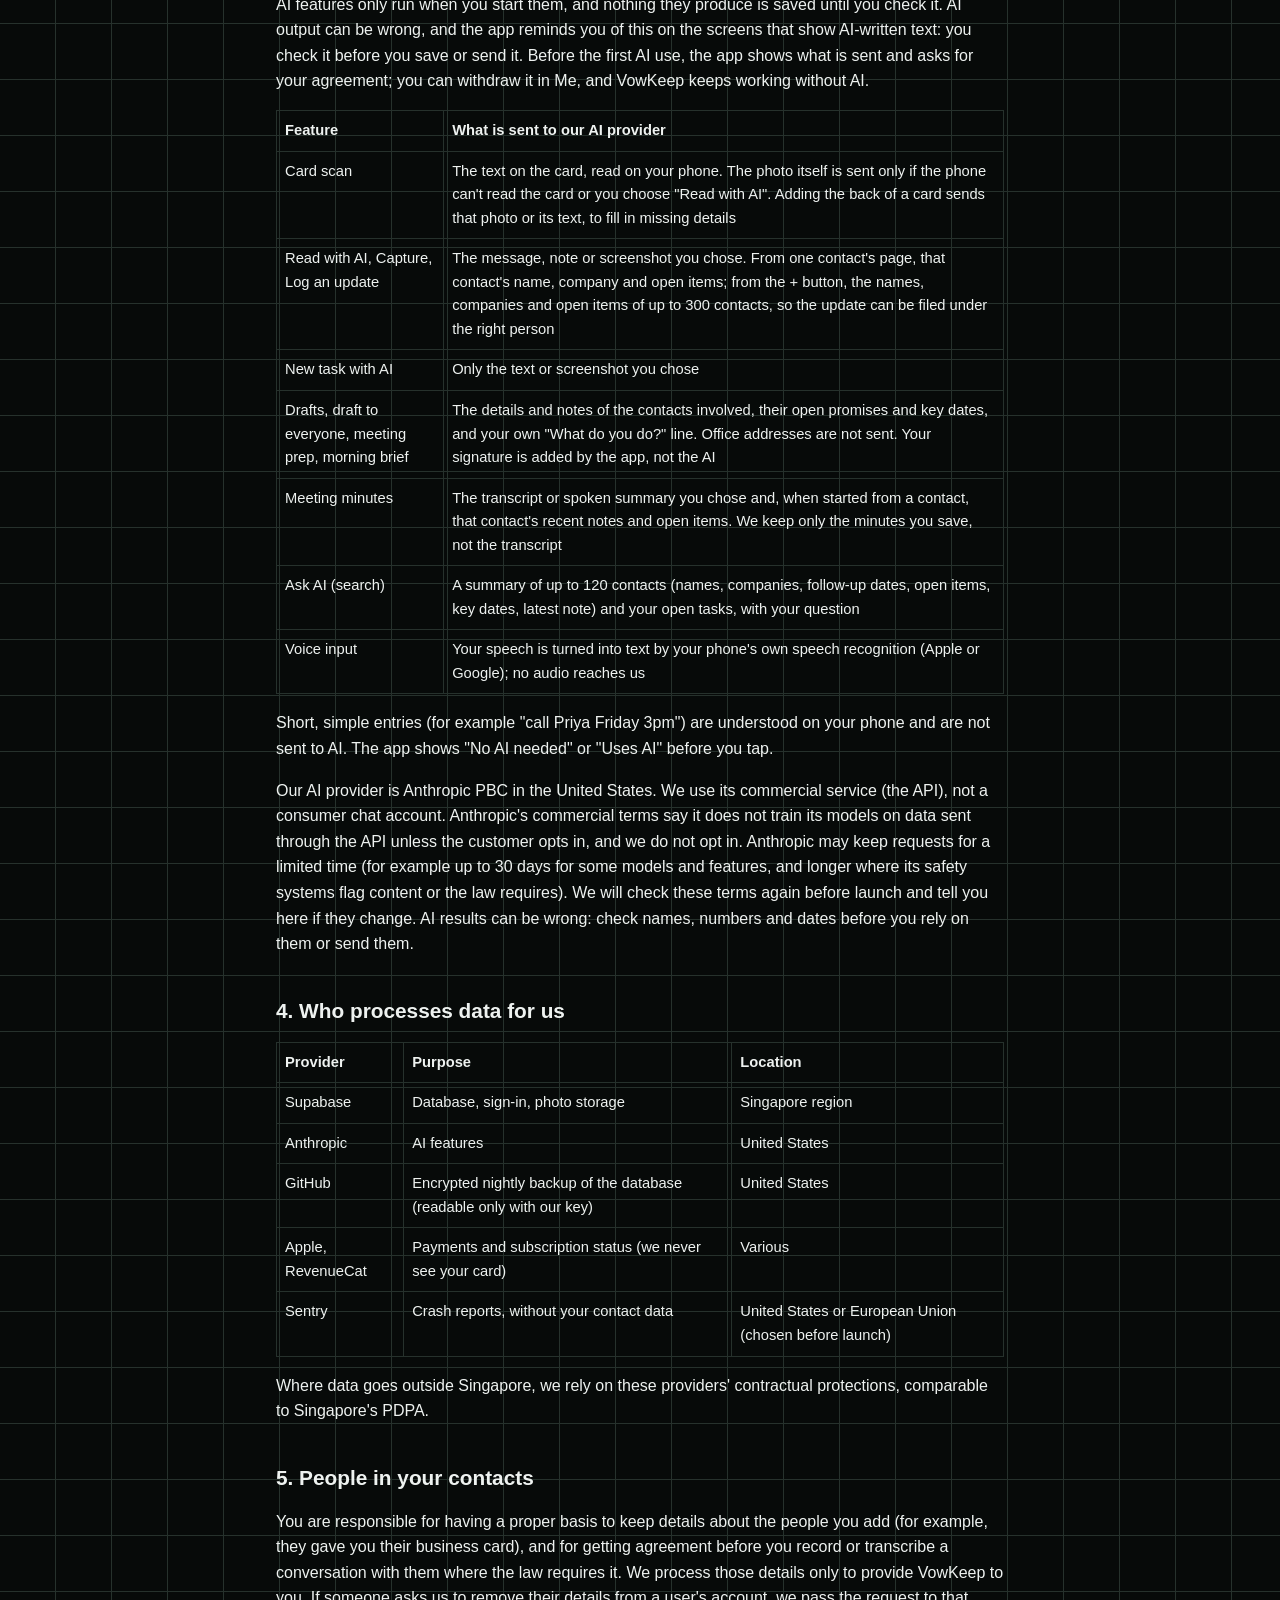
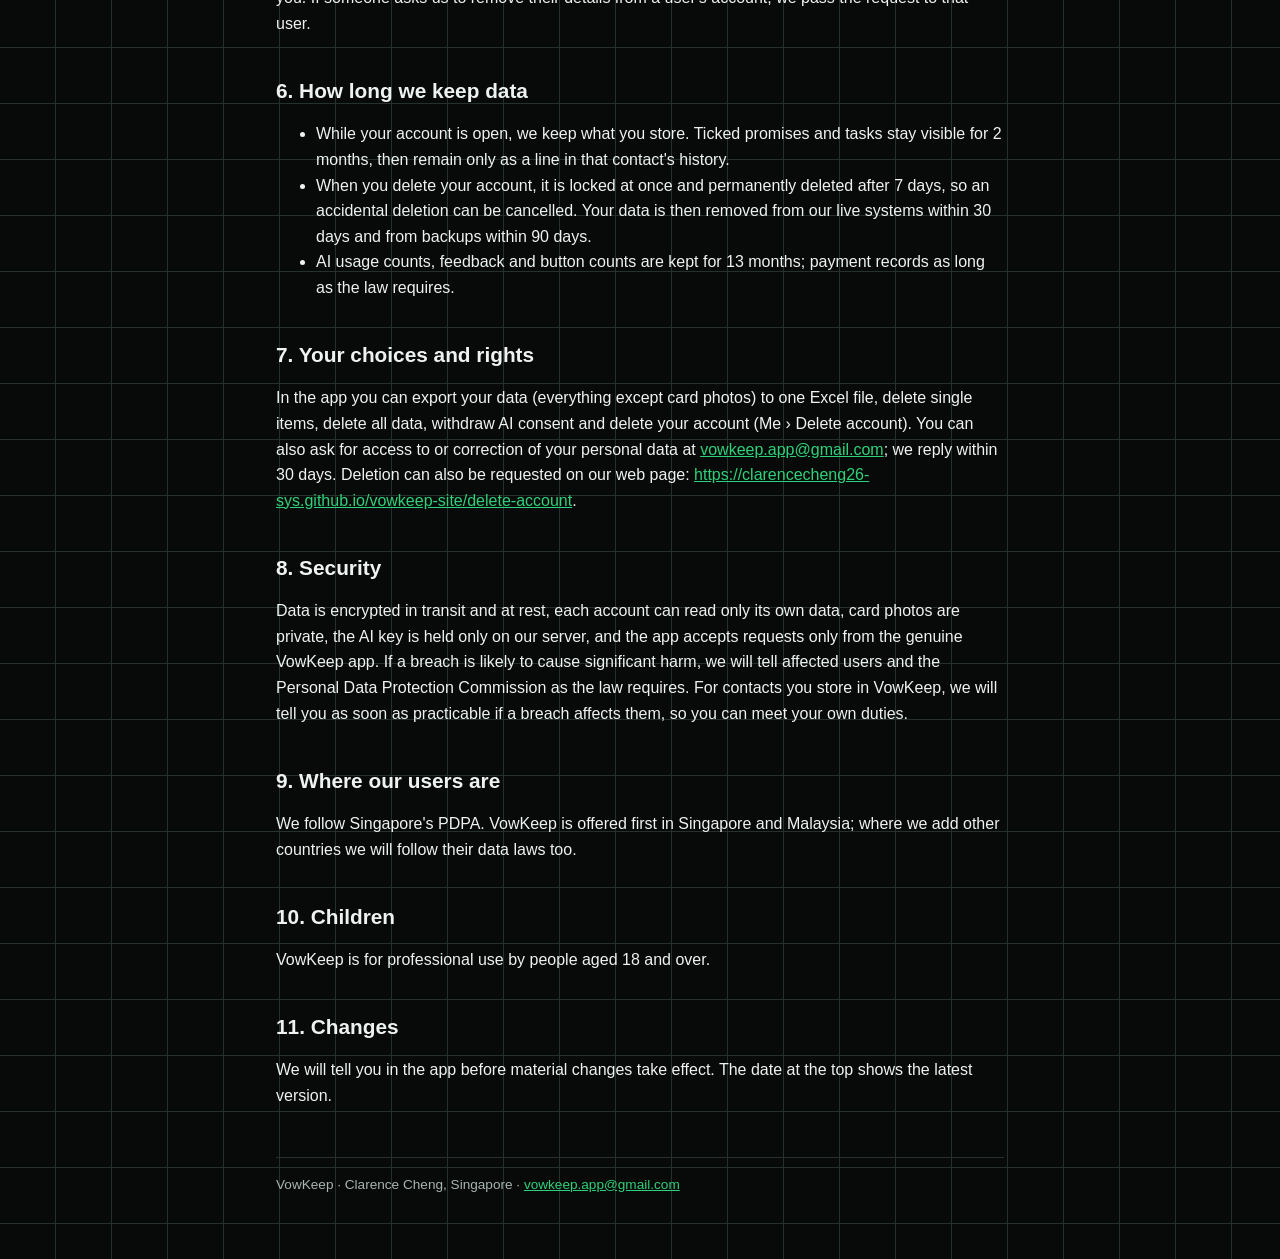
<file: privacy.html>
<!doctype html><html lang="en"><head><meta charset="utf-8"><meta name="viewport" content="width=device-width, initial-scale=1"><meta name="description" content="VowKeep keeps one list of what you need to do for people and what you are waiting for from them. Scan a business card or type one line; it does the remembering."><meta name="theme-color" content="#0b0f0d"><link rel="icon" href="img/favicon.svg" type="image/svg+xml"><meta property="og:title" content="VowKeep: scan a card, type a line, never drop a follow-up"><meta property="og:description" content="VowKeep is an iPhone app that remembers what you promised and what you are waiting for, and reminds you at the right time. Join the beta."><meta name="twitter:title" content="VowKeep: scan a card, type a line, never drop a follow-up"><meta name="twitter:description" content="VowKeep is an iPhone app that remembers what you promised and what you are waiting for, and reminds you at the right time. Join the beta."><meta property="og:type" content="website"><meta property="og:site_name" content="VowKeep"><meta property="og:image" content="https://clarencecheng26-sys.github.io/vowkeep-site/img/og.png?v=209?v=2"><meta property="og:image:width" content="1200"><meta property="og:image:height" content="627"><meta property="og:image:alt" content="VowKeep: never drop a follow-up or a promise"><meta name="twitter:card" content="summary_large_image"><title>Privacy Policy · VowKeep</title><link rel="stylesheet" href="style.css"></head><body><main><header><svg viewBox="0 0 512 512" aria-hidden="true"><rect width="512" height="512" rx="112" fill="#0F1A14"/><g transform="translate(256 268)"><rect x="-62" y="-170" width="124" height="250" rx="62" transform="rotate(-42) translate(-38 0)" fill="none" stroke="#2FD27A" stroke-width="40"/><rect x="-62" y="-170" width="124" height="250" rx="62" transform="rotate(42) translate(38 0)" fill="none" stroke="#C9D4CF" stroke-width="40"/><path d="M-14 74 A62 62 0 0 1 -66 30" transform="rotate(-42) translate(-38 0)" fill="none" stroke="#2FD27A" stroke-width="40" stroke-linecap="round"/></g></svg><a href="index.html">VowKeep</a><nav><a href="privacy.html">Privacy</a><a href="terms.html">Terms</a><a href="support.html">Support</a><button id="lookbtn" type="button" aria-pressed="false">Matrix look</button></nav></header>
<h1 id="vowkeep-privacy-policy">VowKeep Privacy Policy</h1>
<p>Last updated: 8 November 2026 · Effective: at launch<br />
Publisher: Cheng Ee Pei (Clarence Cheng), an individual developer in
Singapore ("we", "us")<br />
Contact: <a
href="mailto:vowkeep.app@gmail.com">vowkeep.app@gmail.com</a> · Data
Protection Officer: Cheng Ee Pei (Clarence Cheng), <a
href="mailto:vowkeep.app@gmail.com">vowkeep.app@gmail.com</a></p>
<h2 id="in-short">In short</h2>
<ul>
<li>Your contacts are yours. We never sell, rent or share them for
advertising, and we never contact anyone on your behalf.</li>
<li>VowKeep never reads your email, messages, WhatsApp or phone address
book. It only sees what you choose to type, paste, photograph, import or
share into it, and nothing is saved until you confirm.</li>
<li>AI features run only when you start them, and only after you agree
once in the app.</li>
<li>You can export your data (everything except card photos) as one
Excel file, or delete your account and all its data, at any time inside
the app.</li>
</ul>
<h2 id="1-what-we-collect">1. What we collect</h2>
<table>
<thead>
<tr class="header">
<th>What</th>
<th>Why</th>
<th>Where it comes from</th>
</tr>
</thead>
<tbody>
<tr class="odd">
<td>Account: email address or Apple / Google sign-in ID, plan
status</td>
<td>To sign you in and run your subscription</td>
<td>You, Apple, Google</td>
</tr>
<tr class="even">
<td>Your profile ("My card" and "What do you do?"): name, company, role,
contact details, signature, a line about your work</td>
<td>To show your QR card and to tailor AI drafts</td>
<td>You</td>
</tr>
<tr class="odd">
<td>Contacts you add: names, company, role, phone numbers, email, office
address, website, notes, follow-ups, promises, tasks, key dates,
business card photos (the trimmed card and the original photo), extra
details</td>
<td>To provide the service you asked for</td>
<td>You (typed, scanned, imported, pasted or shared)</td>
</tr>
<tr class="even">
<td>Usage and diagnostics: app version, device type, crash reports, AI
usage counts and the cost of each AI request</td>
<td>To keep the app working, enforce plan limits and AI budgets, and
prevent abuse</td>
<td>The app</td>
</tr>
<tr class="odd">
<td>Settings: app language, AI writing language, voice typing language,
appearance</td>
<td>To show the app and AI results the way you chose</td>
<td>You</td>
</tr>
<tr class="even">
<td>Feedback you send, with an optional email</td>
<td>To improve the app and reply if you ask</td>
<td>You</td>
</tr>
<tr class="odd">
<td>Which buttons you press and how often (never your contacts, notes or
messages). You can turn this off in Me</td>
<td>To learn which features help</td>
<td>The app; you can switch it off</td>
</tr>
</tbody>
</table>
<p>We do not collect your location, your phone's address book, your
calendar or the content of your email or messaging apps. We do not use
advertising or tracking across other companies' apps or websites.</p>
<h2 id="2-card-photos">2. Card photos</h2>
<p>Card photos are trimmed and straightened <strong>on your
phone</strong>: finding the card's edges, flattening it and evening out
shadows happens on the device, without AI. We keep the trimmed card and
the untouched original so you can switch back if the trim cut anything.
Photos are stored privately in your account and shown only to you.</p>
<h2 id="3-ai-features">3. AI features</h2>
<p>AI features only run when you start them, and nothing they produce is
saved until you check it. AI output can be wrong, and the app reminds
you of this on the screens that show AI-written text: you check it
before you save or send it. Before the first AI use, the app shows what
is sent and asks for your agreement; you can withdraw it in Me, and
VowKeep keeps working without AI.</p>
<table>
<thead>
<tr class="header">
<th>Feature</th>
<th>What is sent to our AI provider</th>
</tr>
</thead>
<tbody>
<tr class="odd">
<td>Card scan</td>
<td>The text on the card, read on your phone. The photo itself is sent
only if the phone can't read the card or you choose "Read with AI".
Adding the back of a card sends that photo or its text, to fill in
missing details</td>
</tr>
<tr class="even">
<td>Read with AI, Capture, Log an update</td>
<td>The message, note or screenshot you chose. From one contact's page,
that contact's name, company and open items; from the + button, the
names, companies and open items of up to 300 contacts, so the update can
be filed under the right person</td>
</tr>
<tr class="odd">
<td>New task with AI</td>
<td>Only the text or screenshot you chose</td>
</tr>
<tr class="even">
<td>Drafts, draft to everyone, meeting prep, morning brief</td>
<td>The details and notes of the contacts involved, their open promises
and key dates, and your own "What do you do?" line. Office addresses are
not sent. Your signature is added by the app, not the AI</td>
</tr>
<tr class="odd">
<td>Meeting minutes</td>
<td>The transcript or spoken summary you chose and, when started from a
contact, that contact's recent notes and open items. We keep only the
minutes you save, not the transcript</td>
</tr>
<tr class="even">
<td>Ask AI (search)</td>
<td>A summary of up to 120 contacts (names, companies, follow-up dates,
open items, key dates, latest note) and your open tasks, with your
question</td>
</tr>
<tr class="odd">
<td>Voice input</td>
<td>Your speech is turned into text by your phone's own speech
recognition (Apple or Google); no audio reaches us</td>
</tr>
</tbody>
</table>
<p>Short, simple entries (for example "call Priya Friday 3pm") are
understood on your phone and are not sent to AI. The app shows "No AI
needed" or "Uses AI" before you tap.</p>
<p>Our AI provider is Anthropic PBC in the United States. We use its
commercial service (the API), not a consumer chat account. Anthropic's
commercial terms say it does not train its models on data sent through
the API unless the customer opts in, and we do not opt in. Anthropic may
keep requests for a limited time (for example up to 30 days for some
models and features, and longer where its safety systems flag content or
the law requires). We will check these terms again before launch and
tell you here if they change. AI results can be wrong: check names,
numbers and dates before you rely on them or send them.</p>
<h2 id="4-who-processes-data-for-us">4. Who processes data for us</h2>
<table>
<thead>
<tr class="header">
<th>Provider</th>
<th>Purpose</th>
<th>Location</th>
</tr>
</thead>
<tbody>
<tr class="odd">
<td>Supabase</td>
<td>Database, sign-in, photo storage</td>
<td>Singapore region</td>
</tr>
<tr class="even">
<td>Anthropic</td>
<td>AI features</td>
<td>United States</td>
</tr>
<tr class="odd">
<td>GitHub</td>
<td>Encrypted nightly backup of the database (readable only with our
key)</td>
<td>United States</td>
</tr>
<tr class="even">
<td>Apple, RevenueCat</td>
<td>Payments and subscription status (we never see your card)</td>
<td>Various</td>
</tr>
<tr class="odd">
<td>Sentry</td>
<td>Crash reports, without your contact data</td>
<td>United States or European Union (chosen before launch)</td>
</tr>
</tbody>
</table>
<p>Where data goes outside Singapore, we rely on these providers'
contractual protections, comparable to Singapore's PDPA.</p>
<h2 id="5-people-in-your-contacts">5. People in your contacts</h2>
<p>You are responsible for having a proper basis to keep details about
the people you add (for example, they gave you their business card), and
for getting agreement before you record or transcribe a conversation
with them where the law requires it. We process those details only to
provide VowKeep to you. If someone asks us to remove their details from
a user's account, we pass the request to that user.</p>
<h2 id="6-how-long-we-keep-data">6. How long we keep data</h2>
<ul>
<li>While your account is open, we keep what you store. Ticked promises
and tasks stay visible for 2 months, then remain only as a line in that
contact's history.</li>
<li>When you delete your account, it is locked at once and permanently
deleted after 7 days, so an accidental deletion can be cancelled. Your
data is then removed from our live systems within 30 days and from
backups within 90 days.</li>
<li>AI usage counts, feedback and button counts are kept for 13 months;
payment records as long as the law requires.</li>
</ul>
<h2 id="7-your-choices-and-rights">7. Your choices and rights</h2>
<p>In the app you can export your data (everything except card photos)
to one Excel file, delete single items, delete all data, withdraw AI
consent and delete your account (Me › Delete account). You can also ask
for access to or correction of your personal data at <a
href="mailto:vowkeep.app@gmail.com">vowkeep.app@gmail.com</a>; we reply
within 30 days. Deletion can also be requested on our web page: <a
href="https://clarencecheng26-sys.github.io/vowkeep-site/delete-account">https://clarencecheng26-sys.github.io/vowkeep-site/delete-account</a>.</p>
<h2 id="8-security">8. Security</h2>
<p>Data is encrypted in transit and at rest, each account can read only
its own data, card photos are private, the AI key is held only on our
server, and the app accepts requests only from the genuine VowKeep app.
If a breach is likely to cause significant harm, we will tell affected
users and the Personal Data Protection Commission as the law requires.
For contacts you store in VowKeep, we will tell you as soon as
practicable if a breach affects them, so you can meet your own
duties.</p>
<h2 id="9-where-our-users-are">9. Where our users are</h2>
<p>We follow Singapore's PDPA. VowKeep is offered first in Singapore and
Malaysia; where we add other countries we will follow their data laws
too.</p>
<h2 id="10-children">10. Children</h2>
<p>VowKeep is for professional use by people aged 18 and over.</p>
<h2 id="11-changes">11. Changes</h2>
<p>We will tell you in the app before material changes take effect. The
date at the top shows the latest version.</p>
<footer>VowKeep · Clarence Cheng, Singapore · <a href="mailto:vowkeep.app@gmail.com">vowkeep.app@gmail.com</a></footer></main><script>(function () {
  var r = document.documentElement; r.classList.add('js');
  try { if (localStorage.getItem('vk.look') === 'matrix') r.setAttribute('data-look', 'matrix'); } catch (e) {}
  var b = document.getElementById('lookbtn');
  function sync() { if (b) b.setAttribute('aria-pressed', r.getAttribute('data-look') === 'matrix' ? 'true' : 'false'); }
  sync();
  if (b) b.addEventListener('click', function () {
    var m = r.getAttribute('data-look') === 'matrix';
    if (m) r.removeAttribute('data-look'); else r.setAttribute('data-look', 'matrix');
    try { localStorage.setItem('vk.look', m ? '' : 'matrix'); } catch (e) {}
    sync();
  });
  var s = document.querySelectorAll('main > section:not(.hero)');
  s.forEach(function (x) { x.classList.add('rv'); });
  if ('IntersectionObserver' in window) {
    var o = new IntersectionObserver(function (es) { es.forEach(function (e) { if (e.isIntersecting) { e.target.classList.add('in'); o.unobserve(e.target); } }); }, { threshold: 0.08 });
    s.forEach(function (x) { o.observe(x); });
  } else { s.forEach(function (x) { x.classList.add('in'); }); }
  /* the demo: plays by default; with "Reduce Motion" on, it starts as a still picture and the visitor can press Play */
  var demo = document.querySelector('.demo'), ctl = document.getElementById('democtl');
  if (demo && ctl) {
    var reduce = false; try { reduce = !!(window.matchMedia && window.matchMedia('(prefers-reduced-motion: reduce)').matches); } catch (e) {}
    function label() { var still = demo.classList.contains('still'), paused = demo.classList.contains('paused'); ctl.textContent = still ? 'Play animation' : paused ? 'Play animation' : 'Pause animation'; ctl.setAttribute('aria-pressed', still || paused ? 'true' : 'false'); }
    if (reduce) demo.classList.add('still');
    label();
    ctl.addEventListener('click', function () {
      if (demo.classList.contains('still')) { demo.classList.remove('still'); demo.classList.remove('paused'); }
      else demo.classList.toggle('paused');
      label();
    });
  }
})();
</script></body></html>
</file>
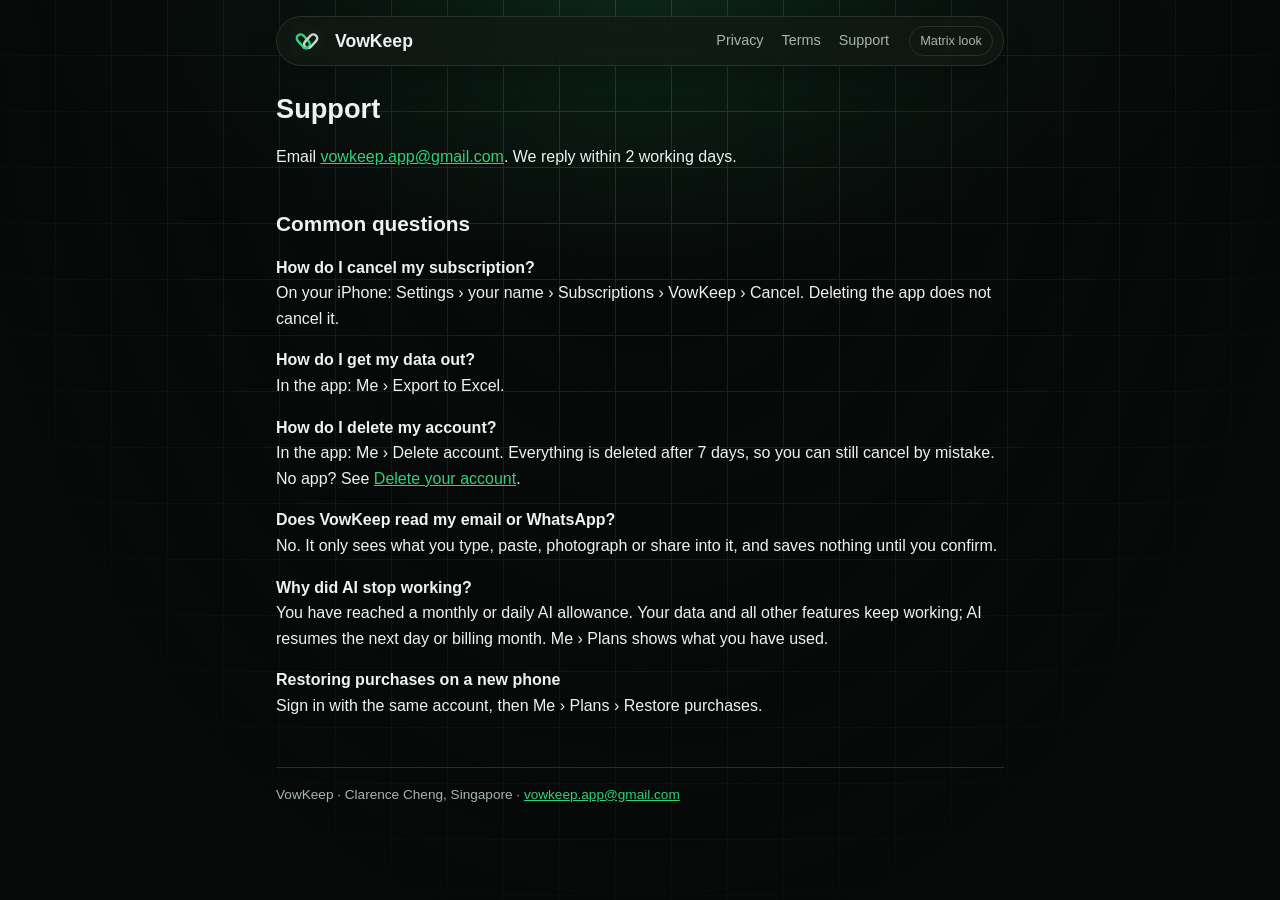
<file: support.html>
<!doctype html><html lang="en"><head><meta charset="utf-8"><meta name="viewport" content="width=device-width, initial-scale=1"><meta name="description" content="VowKeep keeps one list of what you need to do for people and what you are waiting for from them. Scan a business card or type one line; it does the remembering."><meta name="theme-color" content="#0b0f0d"><link rel="icon" href="img/favicon.svg" type="image/svg+xml"><meta property="og:title" content="VowKeep: scan a card, type a line, never drop a follow-up"><meta property="og:description" content="VowKeep is an iPhone app that remembers what you promised and what you are waiting for, and reminds you at the right time. Join the beta."><meta name="twitter:title" content="VowKeep: scan a card, type a line, never drop a follow-up"><meta name="twitter:description" content="VowKeep is an iPhone app that remembers what you promised and what you are waiting for, and reminds you at the right time. Join the beta."><meta property="og:type" content="website"><meta property="og:site_name" content="VowKeep"><meta property="og:image" content="https://clarencecheng26-sys.github.io/vowkeep-site/img/og.png?v=210"><meta property="og:image:width" content="1200"><meta property="og:image:height" content="627"><meta property="og:image:alt" content="VowKeep: never drop a follow-up or a promise"><meta name="twitter:card" content="summary_large_image"><title>Support · VowKeep</title><link rel="stylesheet" href="style.css"></head><body><main><header><svg viewBox="0 0 512 512" aria-hidden="true"><rect width="512" height="512" rx="112" fill="#0F1A14"/><g transform="translate(256 268)"><rect x="-62" y="-170" width="124" height="250" rx="62" transform="rotate(-42) translate(-38 0)" fill="none" stroke="#2FD27A" stroke-width="40"/><rect x="-62" y="-170" width="124" height="250" rx="62" transform="rotate(42) translate(38 0)" fill="none" stroke="#C9D4CF" stroke-width="40"/><path d="M-14 74 A62 62 0 0 1 -66 30" transform="rotate(-42) translate(-38 0)" fill="none" stroke="#2FD27A" stroke-width="40" stroke-linecap="round"/></g></svg><a href="index.html">VowKeep</a><nav><a href="privacy.html">Privacy</a><a href="terms.html">Terms</a><a href="support.html">Support</a><button id="lookbtn" type="button" aria-pressed="false">Matrix look</button></nav></header>
<h1>Support</h1>
<p>Email <a href="mailto:vowkeep.app@gmail.com">vowkeep.app@gmail.com</a>. We reply within 2 working days.</p>
<h2>Common questions</h2>
<p><b>How do I cancel my subscription?</b><br>On your iPhone: Settings › your name › Subscriptions › VowKeep › Cancel. Deleting the app does not cancel it.</p>
<p><b>How do I get my data out?</b><br>In the app: Me › Export to Excel.</p>
<p><b>How do I delete my account?</b><br>In the app: Me › Delete account. Everything is deleted after 7 days, so you can still cancel by mistake. No app? See <a href="delete-account.html">Delete your account</a>.</p>
<p><b>Does VowKeep read my email or WhatsApp?</b><br>No. It only sees what you type, paste, photograph or share into it, and saves nothing until you confirm.</p>
<p><b>Why did AI stop working?</b><br>You have reached a monthly or daily AI allowance. Your data and all other features keep working; AI resumes the next day or billing month. Me › Plans shows what you have used.</p>
<p><b>Restoring purchases on a new phone</b><br>Sign in with the same account, then Me › Plans › Restore purchases.</p>
<footer>VowKeep · Clarence Cheng, Singapore · <a href="mailto:vowkeep.app@gmail.com">vowkeep.app@gmail.com</a></footer></main><script>(function () {
  var r = document.documentElement; r.classList.add('js');
  try { if (localStorage.getItem('vk.look') === 'matrix') r.setAttribute('data-look', 'matrix'); } catch (e) {}
  var b = document.getElementById('lookbtn');
  function sync() { if (b) b.setAttribute('aria-pressed', r.getAttribute('data-look') === 'matrix' ? 'true' : 'false'); }
  sync();
  if (b) b.addEventListener('click', function () {
    var m = r.getAttribute('data-look') === 'matrix';
    if (m) r.removeAttribute('data-look'); else r.setAttribute('data-look', 'matrix');
    try { localStorage.setItem('vk.look', m ? '' : 'matrix'); } catch (e) {}
    sync();
  });
  var s = document.querySelectorAll('main > section:not(.hero)');
  s.forEach(function (x) { x.classList.add('rv'); });
  if ('IntersectionObserver' in window) {
    var o = new IntersectionObserver(function (es) { es.forEach(function (e) { if (e.isIntersecting) { e.target.classList.add('in'); o.unobserve(e.target); } }); }, { threshold: 0.08 });
    s.forEach(function (x) { o.observe(x); });
  } else { s.forEach(function (x) { x.classList.add('in'); }); }
  /* the demo: plays by default; with "Reduce Motion" on, it starts as a still picture and the visitor can press Play */
  var demo = document.querySelector('.demo'), ctl = document.getElementById('democtl');
  if (demo && ctl) {
    var reduce = false; try { reduce = !!(window.matchMedia && window.matchMedia('(prefers-reduced-motion: reduce)').matches); } catch (e) {}
    function label() { var still = demo.classList.contains('still'), paused = demo.classList.contains('paused'); ctl.textContent = still ? 'Play animation' : paused ? 'Play animation' : 'Pause animation'; ctl.setAttribute('aria-pressed', still || paused ? 'true' : 'false'); }
    if (reduce) demo.classList.add('still');
    label();
    ctl.addEventListener('click', function () {
      if (demo.classList.contains('still')) { demo.classList.remove('still'); demo.classList.remove('paused'); }
      else demo.classList.toggle('paused');
      label();
    });
  }
})();
</script></body></html>
</file>
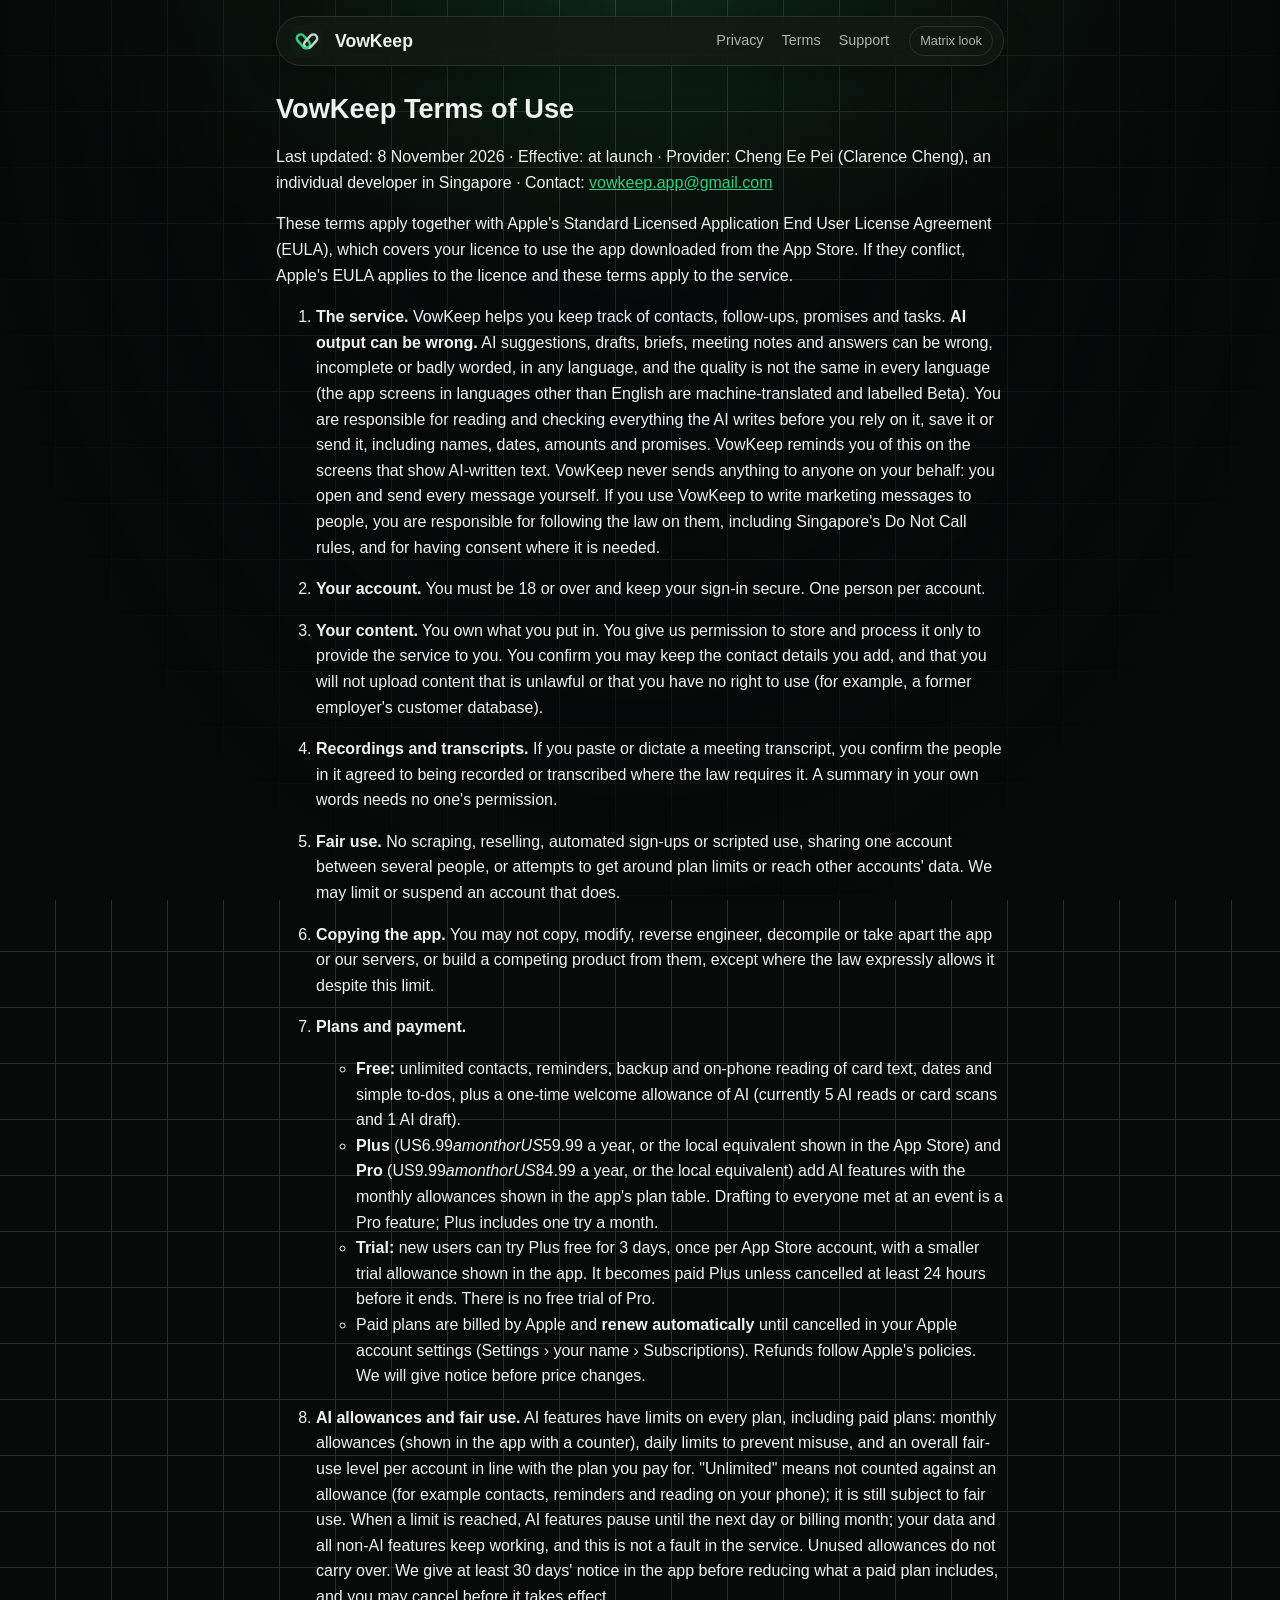
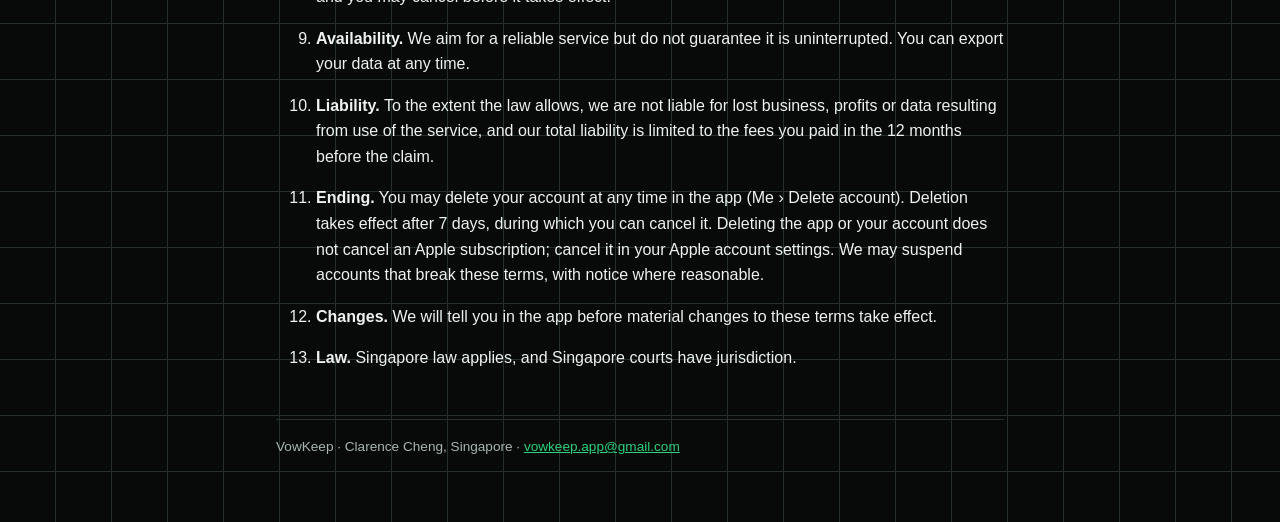
<file: terms.html>
<!doctype html><html lang="en"><head><meta charset="utf-8"><meta name="viewport" content="width=device-width, initial-scale=1"><meta name="description" content="VowKeep keeps one list of what you need to do for people and what you are waiting for from them. Scan a business card or type one line; it does the remembering."><meta name="theme-color" content="#0b0f0d"><link rel="icon" href="img/favicon.svg" type="image/svg+xml"><meta property="og:title" content="VowKeep: scan a card, type a line, never drop a follow-up"><meta property="og:description" content="VowKeep is an iPhone app that remembers what you promised and what you are waiting for, and reminds you at the right time. Join the beta."><meta name="twitter:title" content="VowKeep: scan a card, type a line, never drop a follow-up"><meta name="twitter:description" content="VowKeep is an iPhone app that remembers what you promised and what you are waiting for, and reminds you at the right time. Join the beta."><meta property="og:type" content="website"><meta property="og:site_name" content="VowKeep"><meta property="og:image" content="https://clarencecheng26-sys.github.io/vowkeep-site/img/og.png?v=209?v=2"><meta property="og:image:width" content="1200"><meta property="og:image:height" content="627"><meta property="og:image:alt" content="VowKeep: never drop a follow-up or a promise"><meta name="twitter:card" content="summary_large_image"><title>Terms of Use · VowKeep</title><link rel="stylesheet" href="style.css"></head><body><main><header><svg viewBox="0 0 512 512" aria-hidden="true"><rect width="512" height="512" rx="112" fill="#0F1A14"/><g transform="translate(256 268)"><rect x="-62" y="-170" width="124" height="250" rx="62" transform="rotate(-42) translate(-38 0)" fill="none" stroke="#2FD27A" stroke-width="40"/><rect x="-62" y="-170" width="124" height="250" rx="62" transform="rotate(42) translate(38 0)" fill="none" stroke="#C9D4CF" stroke-width="40"/><path d="M-14 74 A62 62 0 0 1 -66 30" transform="rotate(-42) translate(-38 0)" fill="none" stroke="#2FD27A" stroke-width="40" stroke-linecap="round"/></g></svg><a href="index.html">VowKeep</a><nav><a href="privacy.html">Privacy</a><a href="terms.html">Terms</a><a href="support.html">Support</a><button id="lookbtn" type="button" aria-pressed="false">Matrix look</button></nav></header>
<h1 id="vowkeep-terms-of-use">VowKeep Terms of Use</h1>
<p>Last updated: 8 November 2026 · Effective: at launch · Provider:
Cheng Ee Pei (Clarence Cheng), an individual developer in Singapore ·
Contact: <a
href="mailto:vowkeep.app@gmail.com">vowkeep.app@gmail.com</a></p>
<p>These terms apply together with Apple's Standard Licensed Application
End User License Agreement (EULA), which covers your licence to use the
app downloaded from the App Store. If they conflict, Apple's EULA
applies to the licence and these terms apply to the service.</p>
<ol type="1">
<li><p><strong>The service.</strong> VowKeep helps you keep track of
contacts, follow-ups, promises and tasks. <strong>AI output can be
wrong.</strong> AI suggestions, drafts, briefs, meeting notes and
answers can be wrong, incomplete or badly worded, in any language, and
the quality is not the same in every language (the app screens in
languages other than English are machine-translated and labelled Beta).
You are responsible for reading and checking everything the AI writes
before you rely on it, save it or send it, including names, dates,
amounts and promises. VowKeep reminds you of this on the screens that
show AI-written text. VowKeep never sends anything to anyone on your
behalf: you open and send every message yourself. If you use VowKeep to
write marketing messages to people, you are responsible for following
the law on them, including Singapore's Do Not Call rules, and for having
consent where it is needed.</p></li>
<li><p><strong>Your account.</strong> You must be 18 or over and keep
your sign-in secure. One person per account.</p></li>
<li><p><strong>Your content.</strong> You own what you put in. You give
us permission to store and process it only to provide the service to
you. You confirm you may keep the contact details you add, and that you
will not upload content that is unlawful or that you have no right to
use (for example, a former employer's customer database).</p></li>
<li><p><strong>Recordings and transcripts.</strong> If you paste or
dictate a meeting transcript, you confirm the people in it agreed to
being recorded or transcribed where the law requires it. A summary in
your own words needs no one's permission.</p></li>
<li><p><strong>Fair use.</strong> No scraping, reselling, automated
sign-ups or scripted use, sharing one account between several people, or
attempts to get around plan limits or reach other accounts' data. We may
limit or suspend an account that does.</p></li>
<li><p><strong>Copying the app.</strong> You may not copy, modify,
reverse engineer, decompile or take apart the app or our servers, or
build a competing product from them, except where the law expressly
allows it despite this limit.</p></li>
<li><p><strong>Plans and payment.</strong></p>
<ul>
<li><strong>Free:</strong> unlimited contacts, reminders, backup and
on-phone reading of card text, dates and simple to-dos, plus a one-time
welcome allowance of AI (currently 5 AI reads or card scans and 1 AI
draft).</li>
<li><strong>Plus</strong> (US<span
class="math inline">6.99<em>a</em><em>m</em><em>o</em><em>n</em><em>t</em><em>h</em><em>o</em><em>r</em><em>U</em><em>S</em></span>59.99
a year, or the local equivalent shown in the App Store) and
<strong>Pro</strong> (US<span
class="math inline">9.99<em>a</em><em>m</em><em>o</em><em>n</em><em>t</em><em>h</em><em>o</em><em>r</em><em>U</em><em>S</em></span>84.99
a year, or the local equivalent) add AI features with the monthly
allowances shown in the app's plan table. Drafting to everyone met at an
event is a Pro feature; Plus includes one try a month.</li>
<li><strong>Trial:</strong> new users can try Plus free for 3 days, once
per App Store account, with a smaller trial allowance shown in the app.
It becomes paid Plus unless cancelled at least 24 hours before it ends.
There is no free trial of Pro.</li>
<li>Paid plans are billed by Apple and <strong>renew
automatically</strong> until cancelled in your Apple account settings
(Settings › your name › Subscriptions). Refunds follow Apple's policies.
We will give notice before price changes.</li>
</ul></li>
<li><p><strong>AI allowances and fair use.</strong> AI features have
limits on every plan, including paid plans: monthly allowances (shown in
the app with a counter), daily limits to prevent misuse, and an overall
fair-use level per account in line with the plan you pay for.
"Unlimited" means not counted against an allowance (for example
contacts, reminders and reading on your phone); it is still subject to
fair use. When a limit is reached, AI features pause until the next day
or billing month; your data and all non-AI features keep working, and
this is not a fault in the service. Unused allowances do not carry over.
We give at least 30 days' notice in the app before reducing what a paid
plan includes, and you may cancel before it takes effect.</p></li>
<li><p><strong>Availability.</strong> We aim for a reliable service but
do not guarantee it is uninterrupted. You can export your data at any
time.</p></li>
<li><p><strong>Liability.</strong> To the extent the law allows, we are
not liable for lost business, profits or data resulting from use of the
service, and our total liability is limited to the fees you paid in the
12 months before the claim.</p></li>
<li><p><strong>Ending.</strong> You may delete your account at any time
in the app (Me › Delete account). Deletion takes effect after 7 days,
during which you can cancel it. Deleting the app or your account does
not cancel an Apple subscription; cancel it in your Apple account
settings. We may suspend accounts that break these terms, with notice
where reasonable.</p></li>
<li><p><strong>Changes.</strong> We will tell you in the app before
material changes to these terms take effect.</p></li>
<li><p><strong>Law.</strong> Singapore law applies, and Singapore courts
have jurisdiction.</p></li>
</ol>
<footer>VowKeep · Clarence Cheng, Singapore · <a href="mailto:vowkeep.app@gmail.com">vowkeep.app@gmail.com</a></footer></main><script>(function () {
  var r = document.documentElement; r.classList.add('js');
  try { if (localStorage.getItem('vk.look') === 'matrix') r.setAttribute('data-look', 'matrix'); } catch (e) {}
  var b = document.getElementById('lookbtn');
  function sync() { if (b) b.setAttribute('aria-pressed', r.getAttribute('data-look') === 'matrix' ? 'true' : 'false'); }
  sync();
  if (b) b.addEventListener('click', function () {
    var m = r.getAttribute('data-look') === 'matrix';
    if (m) r.removeAttribute('data-look'); else r.setAttribute('data-look', 'matrix');
    try { localStorage.setItem('vk.look', m ? '' : 'matrix'); } catch (e) {}
    sync();
  });
  var s = document.querySelectorAll('main > section:not(.hero)');
  s.forEach(function (x) { x.classList.add('rv'); });
  if ('IntersectionObserver' in window) {
    var o = new IntersectionObserver(function (es) { es.forEach(function (e) { if (e.isIntersecting) { e.target.classList.add('in'); o.unobserve(e.target); } }); }, { threshold: 0.08 });
    s.forEach(function (x) { o.observe(x); });
  } else { s.forEach(function (x) { x.classList.add('in'); }); }
  /* the demo: plays by default; with "Reduce Motion" on, it starts as a still picture and the visitor can press Play */
  var demo = document.querySelector('.demo'), ctl = document.getElementById('democtl');
  if (demo && ctl) {
    var reduce = false; try { reduce = !!(window.matchMedia && window.matchMedia('(prefers-reduced-motion: reduce)').matches); } catch (e) {}
    function label() { var still = demo.classList.contains('still'), paused = demo.classList.contains('paused'); ctl.textContent = still ? 'Play animation' : paused ? 'Play animation' : 'Pause animation'; ctl.setAttribute('aria-pressed', still || paused ? 'true' : 'false'); }
    if (reduce) demo.classList.add('still');
    label();
    ctl.addEventListener('click', function () {
      if (demo.classList.contains('still')) { demo.classList.remove('still'); demo.classList.remove('paused'); }
      else demo.classList.toggle('paused');
      label();
    });
  }
})();
</script></body></html>
</file>
<file: style.css>
:root { --ink: #eef2f0; --muted: #a9b5af; --line: #26312c; --accent: #2fd27a; --accent2: #7dffd0; --accent-ink: #06160d; --bg: #070a09; --card: #0f1512; --glow: rgba(47, 210, 122, .18); --owe: #f0b25c; --owe-bg: rgba(240,178,92,.10); --owed: #2ee6b8; --owed-bg: rgba(46,230,184,.09); --glass: rgba(18, 26, 22, .72); --edge: rgba(47, 210, 122, .28); color-scheme: dark; }
* { box-sizing: border-box; }
html { scroll-behavior: smooth; scroll-padding-top: 90px; }
@media (prefers-reduced-motion: reduce) { html { scroll-behavior: auto; } }
body { margin: 0; background: var(--bg); color: var(--ink); font: 16px/1.6 -apple-system, BlinkMacSystemFont, "Segoe UI", Roboto, sans-serif;
  background-image: radial-gradient(ellipse 70% 480px at 50% -60px, var(--glow), transparent 72%), linear-gradient(var(--line) 1px, transparent 1px), linear-gradient(90deg, var(--line) 1px, transparent 1px);
  background-size: auto, 56px 56px, 56px 56px; background-repeat: no-repeat, repeat, repeat; background-position: 0 0, -1px -1px, -1px -1px; }
body::before { content: ""; position: fixed; inset: 0; z-index: -1; background: radial-gradient(ellipse at 50% 0, transparent 0, var(--bg) 78%); pointer-events: none; }
main { max-width: 760px; margin: 0 auto; padding: 16px 16px 64px; }
body.home main { max-width: 1040px; }
header { position: sticky; top: 10px; z-index: 20; display: flex; align-items: center; gap: 12px; padding: 8px 10px 8px 14px; margin-bottom: 26px; background: var(--glass); border: 1px solid var(--line); border-radius: 999px; -webkit-backdrop-filter: blur(14px); backdrop-filter: blur(14px); box-shadow: 0 8px 30px rgba(0,0,0,.25); }
header svg { width: 32px; height: 32px; flex: none; border-radius: 8px; }
header > a { color: var(--ink); text-decoration: none; font-weight: 700; font-size: 1.1rem; }
nav { margin-left: auto; display: flex; align-items: center; gap: 4px 14px; flex-wrap: wrap; font-size: .9rem; }
nav a { color: var(--muted); font-weight: 500; font-size: .9rem; text-decoration: none; padding: 4px 2px; } nav a:hover { color: var(--ink); }
nav a.navcta { background: var(--accent); color: var(--accent-ink); padding: 6px 14px; border-radius: 999px; font-weight: 700; }
a { color: var(--accent); }
h1 { font-size: 1.7rem; line-height: 1.25; } h2 { font-size: 1.3rem; margin-top: 2em; line-height: 1.25; }
table { border-collapse: collapse; width: 100%; font-size: .92rem; display: block; overflow-x: auto; }
th, td { border: 1px solid var(--line); padding: 8px; text-align: left; vertical-align: top; }
footer { margin-top: 48px; padding-top: 16px; border-top: 1px solid var(--line); color: var(--muted); font-size: .85rem; }
.note { color: var(--muted); font-size: .9rem; }
/* landing page v4: dark glass, big wordmark, phones on a glowing floor */
.hero { text-align: center; padding: 14px 0 8px; }
.brandbig { display: flex; align-items: center; justify-content: center; gap: 18px; margin: 10px 0 8px; font-size: clamp(2.6rem, 9vw, 4.8rem); font-weight: 800; letter-spacing: -.035em; line-height: 1; }
.brandbig b { font-weight: 800; background: linear-gradient(90deg, var(--accent), var(--accent2)); -webkit-background-clip: text; background-clip: text; -webkit-text-fill-color: transparent; color: var(--accent); }
.bigmark { width: .98em; height: .98em; flex: none; border-radius: 22%; box-shadow: 0 0 0 1px var(--edge), 0 0 50px var(--glow); }
.hero h1 { font-size: clamp(1.45rem, 4.2vw, 2.3rem); line-height: 1.15; margin: .35em 0 .35em; letter-spacing: -.01em; }
.lead { font-size: 1.1rem; color: var(--muted); max-width: 36em; margin: 0 auto 1em; }
.cta { margin: 1.3em 0 .5em; display: flex; gap: 12px; justify-content: center; flex-wrap: wrap; }
.btn, .sticky { display: inline-block; background: var(--accent); color: var(--accent-ink); font-weight: 700; padding: 14px 30px; border-radius: 999px; text-decoration: none; font-size: 1.05rem; box-shadow: 0 0 28px var(--glow), 0 0 0 1px var(--edge); }
.btn.ghost { background: var(--glass); color: var(--ink); box-shadow: 0 0 0 1px var(--line); -webkit-backdrop-filter: blur(8px); backdrop-filter: blur(8px); }
.btn:focus-visible, .sticky:focus-visible, summary:focus-visible, a:focus-visible, #lookbtn:focus-visible { outline: 3px solid var(--accent); outline-offset: 3px; }
/* phones on a glowing floor */
.stage { position: relative; overflow-x: clip; height: 470px; max-width: 760px; margin: 34px auto 0; -webkit-mask-image: linear-gradient(#000 80%, transparent); mask-image: linear-gradient(#000 80%, transparent); }
.stage::before { content: ""; position: absolute; left: 50%; bottom: -30px; width: 92%; height: 200px; transform: translateX(-50%); background: radial-gradient(closest-side, var(--accent), transparent); opacity: .30; filter: blur(30px); }
.phone { position: absolute; bottom: 0; left: 50%; margin: 0; padding: 7px; border-radius: 36px; background: linear-gradient(150deg, #2c3732, #0a0e0c); box-shadow: 0 0 0 1px rgba(255,255,255,.10), 0 30px 70px rgba(0,0,0,.6), 0 0 60px var(--glow); }
.phone img { display: block; width: 100%; height: auto; border-radius: 29px; }
.p-c { width: 250px; z-index: 3; transform: translateX(-50%); }
.p-l { width: 206px; z-index: 2; transform: translateX(-132%) rotate(-7deg); transform-origin: bottom right; opacity: .95; }
.p-r { width: 206px; z-index: 2; transform: translateX(32%) rotate(7deg); transform-origin: bottom left; opacity: .95; }
.floaty { position: absolute; z-index: 4; max-width: 200px; display: grid; gap: 2px; text-align: left; padding: 10px 14px; border-radius: 16px; border: 1px solid var(--line); background: var(--glass); -webkit-backdrop-filter: blur(12px); backdrop-filter: blur(12px); box-shadow: 0 14px 40px rgba(0,0,0,.4); font-size: .85rem; }
.floaty b { font-size: .72rem; text-transform: uppercase; letter-spacing: .06em; } .floaty span { color: var(--ink); }
.floaty.owe { left: 0; top: 36px; border-color: var(--owe); } .floaty.owe b { color: var(--owe); }
.floaty.owed { right: 0; top: 70px; border-color: var(--owed); } .floaty.owed b { color: var(--owed); }
.eyebrow { margin: 1.4em 0 0; font-size: .75rem; font-weight: 700; letter-spacing: .14em; text-transform: uppercase; color: var(--accent); }
.eyebrow + h2 { margin-top: .2em; }
section:not(.hero):not(.closing) { position: relative; background: linear-gradient(180deg, var(--glass), var(--card)); border: 1px solid var(--line); border-radius: 24px; padding: 6px 22px 22px; margin: 22px 0; box-shadow: 0 24px 60px rgba(0,0,0,.22); }
section:not(.hero):not(.closing)::before { content: ""; position: absolute; left: 24px; right: 24px; top: -1px; height: 1px; background: linear-gradient(90deg, transparent, var(--edge), transparent); }
section h2 { margin-top: .6em; }
.two { display: grid; grid-template-columns: 1fr 1fr; gap: 14px; margin: 14px 0; }
.box { border-radius: 16px; padding: 16px; border: 1px solid var(--line); } .box b { display: block; font-size: 1.05rem; margin-bottom: 4px; } .box span { color: var(--muted); font-size: .95rem; }
.box.amber { border-color: var(--owe); background: var(--owe-bg); box-shadow: 0 0 30px var(--owe-bg); } .box.amber b { color: var(--owe); }
.box.green { border-color: var(--owed); background: var(--owed-bg); box-shadow: 0 0 30px var(--owed-bg); } .box.green b { color: var(--owed); }
.steps { list-style: none; counter-reset: s; padding: 0; } .steps li { counter-increment: s; display: grid; grid-template-columns: 34px 1fr; column-gap: 12px; margin: 14px 0; }
.steps li::before { content: counter(s); grid-row: 1 / 3; width: 30px; height: 30px; border-radius: 50%; background: var(--accent); color: var(--accent-ink); font-weight: 800; display: grid; place-items: center; }
.steps li span { color: var(--muted); }
.grid { display: grid; grid-template-columns: 1fr 1fr; gap: 14px; margin-top: 14px; }
.item { border: 1px solid var(--line); border-radius: 16px; padding: 16px; background: rgba(255,255,255,.015); } .item b { display: block; margin-bottom: 4px; } .item span { color: var(--muted); font-size: .94rem; }
.plans { display: grid; grid-template-columns: repeat(3, 1fr); gap: 14px; margin-top: 14px; }
.plan { border: 1px solid var(--line); border-radius: 18px; padding: 18px; } .plan.best { border-color: var(--accent); box-shadow: 0 0 0 1px var(--edge), 0 0 40px var(--glow); }
.plan h3 { margin: 0; } .price { font-size: 1.6rem; font-weight: 800; margin: .3em 0 0; } .price small { font-size: .8rem; font-weight: 400; color: var(--muted); } .alt { margin: 0 0 .5em; color: var(--muted); font-size: .85rem; }
.plan ul { padding-left: 1.1em; margin: .5em 0 0; font-size: .92rem; } .plan li { margin: .3em 0; }
details { border: 1px solid var(--line); border-radius: 12px; padding: 12px 16px; margin: 8px 0; }
summary { cursor: pointer; font-weight: 600; } details p { margin: .6em 0 .2em; color: var(--muted); }
.closing { text-align: center; padding: 28px 0; } .links { text-align: center; margin-top: 2em; font-size: .9rem; }
.sticky { display: none; }
@media (max-width: 720px) {
  .two, .grid, .plans { grid-template-columns: 1fr; }
  body.home nav a { display: none; } nav { flex-wrap: nowrap; } body:not(.home) #lookbtn { display: none; } header { padding: 6px 10px 6px 12px; }
  .cta .btn { padding: 12px 22px; font-size: 1rem; }
  .stage { height: 330px; } .p-c { width: 165px; } .p-l, .p-r { width: 134px; } .p-l { transform: translateX(-118%) rotate(-6deg); } .p-r { transform: translateX(18%) rotate(6deg); }
  .phone { border-radius: 24px; padding: 4px; } .phone img { border-radius: 20px; }
  .floaty { display: none; }
  .sticky { display: block; position: fixed; left: 16px; right: 16px; bottom: 14px; text-align: center; z-index: 25; }
  main { padding-bottom: 96px; }
  body { background-size: auto, 40px 40px, 40px 40px; }
}
@media (min-width: 721px) and (max-width: 940px) { .floaty { display: none; } }
/* v3: demo, gentle motion, Matrix look */
.demo { max-width: 420px; margin: 26px auto 8px; }
.dscreen { position: relative; height: 210px; border: 1px solid var(--line); border-radius: 18px; background: var(--card); overflow: hidden; box-shadow: 0 0 30px var(--glow); }
.scene { position: absolute; inset: 0; display: flex; flex-direction: column; justify-content: center; align-items: center; gap: 12px; padding: 16px; opacity: 0; animation: sc 12s infinite; }
.s1 { animation-name: sc1; } .s2 { animation-name: sc2; } .s3 { animation-name: sc3; }
@keyframes sc1 { 0%, 28% { opacity: 1 } 33%, 100% { opacity: 0 } }
@keyframes sc2 { 0%, 31% { opacity: 0 } 36%, 61% { opacity: 1 } 66%, 100% { opacity: 0 } }
@keyframes sc3 { 0%, 64% { opacity: 0 } 69%, 95% { opacity: 1 } 100% { opacity: 0 } }
.dcap { margin: 0; font-size: .85rem; color: var(--muted); } .dcap b { display: inline-grid; place-items: center; width: 20px; height: 20px; border-radius: 50%; background: var(--accent); color: var(--accent-ink); font-size: .75rem; margin-right: 6px; }
.bcard { position: relative; width: 210px; padding: 12px 14px; border-radius: 10px; background: #f4f6f5; color: #11161b; text-align: left; display: grid; overflow: hidden; box-shadow: 0 6px 20px rgba(0,0,0,.35); }
.bn { font-weight: 800; } .bt, .bc { font-size: .8rem; color: #4b5560; }
.scan { position: absolute; left: 0; right: 0; height: 3px; top: 0; background: var(--accent); box-shadow: 0 0 12px var(--accent); animation: scanm 12s infinite; }
@keyframes scanm { 0% { top: 0 } 12% { top: 92% } 24%, 100% { top: 0 } }
.typed { font: 600 .95rem ui-monospace, Menlo, monospace; border: 1px solid var(--line); border-radius: 10px; padding: 10px 14px; background: var(--bg); }
.typed span { display: inline-block; overflow: hidden; white-space: nowrap; width: 0; vertical-align: bottom; border-right: 2px solid var(--accent); animation: typem 12s infinite steps(27, end); }
@keyframes typem { 0%, 33% { width: 0 } 45%, 100% { width: 27ch } }
.saved { font-size: .85rem; padding: 6px 12px; border-radius: 999px; background: var(--owed-bg); color: var(--owed); border: 1px solid var(--owed); opacity: 0; animation: savedm 12s infinite; }
@keyframes savedm { 0%, 47% { opacity: 0 } 52%, 100% { opacity: 1 } }
.trow { width: 100%; max-width: 340px; padding: 10px 12px; border-radius: 12px; font-size: .88rem; text-align: left; border: 1px solid var(--line); }
.trow b { display: block; font-size: .78rem; text-transform: uppercase; letter-spacing: .05em; } .trow em { float: right; font-style: normal; color: var(--muted); }
.trow.owe { border-color: var(--owe); background: var(--owe-bg); } .trow.owe b { color: var(--owe); }
.trow.owed { border-color: var(--owed); background: var(--owed-bg); } .trow.owed b { color: var(--owed); }
.demo.still .scene { animation: none !important; opacity: 0; } .demo.still .s3 { opacity: 1; } .demo.still .scan, .demo.still .typed span, .demo.still .saved { animation: none !important; }
.demo.paused .scene, .demo.paused .scan, .demo.paused .typed span, .demo.paused .saved { animation-play-state: paused !important; }
.democtl { display: inline-flex; align-items: center; gap: 8px; margin: 10px auto 0; padding: 8px 16px; border: 1px solid var(--line); border-radius: 999px; background: var(--glass); color: var(--ink); font: inherit; font-size: .9rem; font-weight: 600; cursor: pointer; }
.democtl:focus-visible { outline: 3px solid var(--accent); outline-offset: 3px; }
.demo { text-align: center; }
/* gentle motion */
body { background-attachment: scroll; }
.hero::before { content: ""; position: absolute; left: 50%; top: -60px; width: min(520px, 80vw); height: 320px; transform: translateX(-50%); background: radial-gradient(closest-side, var(--glow), transparent); z-index: -1; animation: drift 14s ease-in-out infinite alternate; pointer-events: none; }
.hero { position: relative; isolation: isolate; }
@keyframes drift { from { transform: translateX(-56%) scale(1) } to { transform: translateX(-44%) scale(1.12) } }
.js .rv { opacity: 0; transform: translateY(14px); transition: opacity .6s ease, transform .6s ease; } .js .rv.in { opacity: 1; transform: none; }
@media (prefers-reduced-motion: reduce) { .hero::before { animation: none; } .js .rv { opacity: 1; transform: none; transition: none; } }
/* look toggle */
#lookbtn { margin-left: 4px; background: transparent; color: var(--muted); border: 1px solid var(--line); border-radius: 999px; padding: 4px 10px; font: inherit; font-size: .8rem; cursor: pointer; }
#lookbtn[aria-pressed="true"] { color: var(--accent); border-color: var(--accent); }
#lookbtn:focus-visible { outline: 3px solid var(--accent); outline-offset: 3px; }
/* Matrix look: black, phosphor green, terminal type; owe/owed keep amber and mint */
:root[data-look="matrix"] { --ink: #6dff7a; --muted: #35c94c; --line: #0f5a1c; --accent: #39ff14; --accent-ink: #000000; --bg: #000000; --card: #041a08; --glow: rgba(57,255,20,.22); --owe: #ffc24d; --owe-bg: rgba(255,194,77,.10); --owed: #00ff9c; --owed-bg: rgba(0,255,156,.08); --accent2: #b6ff9c; --glass: rgba(2,22,6,.78); --edge: rgba(57,255,20,.40); color-scheme: dark; }
:root[data-look="matrix"] body { font-family: ui-monospace, "SFMono-Regular", Menlo, Consolas, monospace; text-shadow: 0 0 3px rgba(57,255,20,.35); }
:root[data-look="matrix"] .brandbig span::after { content: "_"; margin-left: 4px; animation: blink 1.1s steps(1) infinite; }
@keyframes blink { 50% { opacity: 0 } }
:root[data-look="matrix"] .btn, :root[data-look="matrix"] .sticky { border-radius: 2px; text-shadow: none; text-transform: uppercase; letter-spacing: .05em; }
:root[data-look="matrix"] section:not(.hero):not(.closing), :root[data-look="matrix"] .item, :root[data-look="matrix"] .plan, :root[data-look="matrix"] details, :root[data-look="matrix"] .dscreen { border-radius: 2px; }
:root[data-look="matrix"] .shots img { border-radius: 4px; }

/* v5: say what it does at first glance */
.hero h1 { font-size: clamp(1.7rem, 5.4vw, 3rem); line-height: 1.1; margin: .3em 0 .35em; letter-spacing: -.02em; }
.hero h1 .hl { color: var(--accent); }
.flow { list-style: none; display: flex; gap: 10px; justify-content: center; flex-wrap: wrap; margin: 16px auto 6px; padding: 0; max-width: 1000px; }
.flow li { display: flex; align-items: center; gap: 8px; padding: 8px 14px; border: 1px solid var(--line); border-radius: 999px; background: var(--glass); font-size: .9rem; -webkit-backdrop-filter: blur(8px); backdrop-filter: blur(8px); }
.flow li b { display: inline-grid; place-items: center; width: 22px; height: 22px; border-radius: 50%; background: var(--accent); color: var(--accent-ink); font-size: .78rem; }
.flow li + li::before { content: "\2192"; color: var(--muted); margin-right: 4px; margin-left: -4px; }
@media (max-width: 720px) { .flow { flex-direction: column; align-items: center; gap: 5px; } .flow li { padding: 6px 12px; font-size: .84rem; } .flow li + li::before { content: none; } .brandbig { font-size: clamp(2.2rem, 9vw, 2.8rem); } .lead { font-size: 1rem; } }
:root[data-look="matrix"] .hero h1 .hl { color: var(--accent); }

/* v6: fuller how-it-works and FAQ */
h3.sub { margin: 1.8em 0 .5em; font-size: 1.02rem; letter-spacing: .01em; }
.try { display: grid; border: 1px solid var(--line); border-radius: 16px; overflow: hidden; margin: 8px 0; }
.try .tr { display: grid; grid-template-columns: minmax(0, 1.1fr) minmax(0, 1.2fr); gap: 14px; padding: 12px 16px; border-top: 1px solid var(--line); }
.try .tr:first-child { border-top: 0; }
.try .th { background: var(--glass); font-size: .78rem; font-weight: 700; text-transform: uppercase; letter-spacing: .08em; color: var(--muted); }
.try q { quotes: none; font: 600 .95rem ui-monospace, "SFMono-Regular", Menlo, Consolas, monospace; color: var(--ink); }
.try span:last-child { color: var(--muted); font-size: .94rem; }
.k-owe { color: var(--owe); } .k-owed { color: var(--owed); }
.day { margin-top: 8px; }
.split { display: grid; grid-template-columns: repeat(3, 1fr); gap: 14px; margin-top: 8px; }
.split .col { border: 1px solid var(--line); border-radius: 16px; padding: 16px; }
.split .col b { display: block; margin-bottom: 4px; } .split .col span { color: var(--muted); font-size: .93rem; }
.split .col:nth-child(2) { border-color: var(--edge); box-shadow: 0 0 30px var(--glow); }
details[open] { border-color: var(--edge); }
details summary { list-style-position: outside; }
@media (max-width: 720px) { .split { grid-template-columns: 1fr; } .try .tr { grid-template-columns: 1fr; gap: 4px; } .try .th { display: none; } }
</file>
